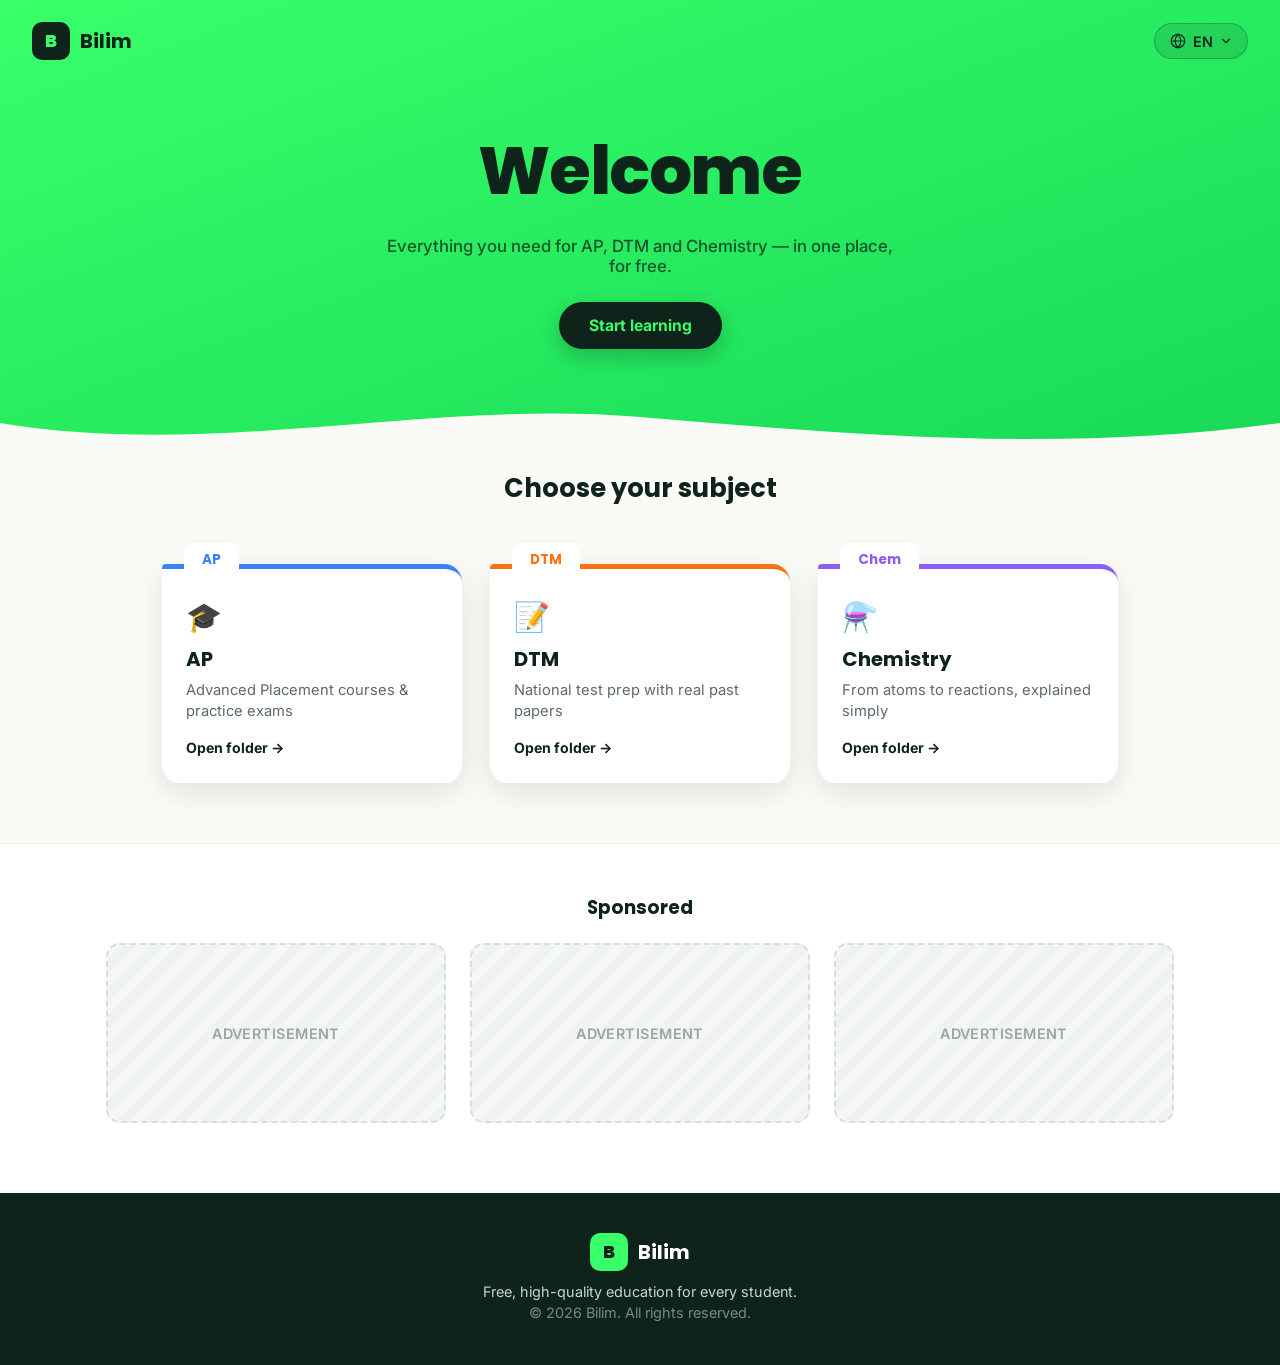
<file: index.html>
<!DOCTYPE html>
<html lang="en">
<head>
<meta charset="UTF-8">
<meta name="viewport" content="width=device-width, initial-scale=1.0">
<title>Bilim — Learn AP, DTM & Chemistry</title>
<link rel="preconnect" href="https://fonts.googleapis.com">
<link href="https://fonts.googleapis.com/css2?family=Poppins:wght@600;700;800&family=Inter:wght@400;500;600;700&display=swap" rel="stylesheet">
<link rel="stylesheet" href="style.css">
</head>
<body>
 
  <!-- ===== HERO / TOP BAND ===== -->
  <header class="hero">
    <div class="hero-topbar">
      <div class="logo">
        <span class="logo-mark">B</span>
        <span class="logo-text">Bilim</span>
      </div>
 
      <div class="lang-switcher" id="langSwitcher">
        <button class="lang-btn" id="langBtn" aria-haspopup="listbox" aria-expanded="false">
          <svg class="globe-icon" viewBox="0 0 24 24" fill="none" xmlns="http://www.w3.org/2000/svg">
            <circle cx="12" cy="12" r="9" stroke="currentColor" stroke-width="1.6"/>
            <path d="M3 12h18M12 3c2.5 2.6 3.8 5.7 3.8 9s-1.3 6.4-3.8 9c-2.5-2.6-3.8-5.7-3.8-9s1.3-6.4 3.8-9z" stroke="currentColor" stroke-width="1.6"/>
          </svg>
          <span id="langCurrent">EN</span>
          <svg class="chev" viewBox="0 0 24 24" fill="none" xmlns="http://www.w3.org/2000/svg">
            <path d="M6 9l6 6 6-6" stroke="currentColor" stroke-width="2" stroke-linecap="round"/>
          </svg>
        </button>
        <ul class="lang-menu" id="langMenu" role="listbox">
          <li role="option" data-lang="en">English</li>
          <li role="option" data-lang="uz">O'zbekcha</li>
        </ul>
      </div>
    </div>
 
    <div class="hero-center">
      <h1 id="welcomeText">Welcome</h1>
      <p id="welcomeSub">Everything you need for AP, DTM and Chemistry — in one place, for free.</p>
      <a href="#subjects" class="hero-cta" id="ctaText">Start learning</a>
    </div>
 
    <svg class="hero-wave" viewBox="0 0 1440 80" preserveAspectRatio="none">
      <path d="M0,32 C240,80 480,0 720,24 C960,48 1200,72 1440,32 L1440,80 L0,80 Z" fill="#FAFAF6"></path>
    </svg>
  </header>
 
  <!-- ===== SUBJECT FOLDERS ===== -->
  <section class="subjects" id="subjects">
    <h2 class="section-title" id="subjectsTitle">Choose your subject</h2>
    <div class="folder-row">
 
      <a href="ap.html" class="folder folder-ap">
        <span class="folder-tab">AP</span>
        <div class="folder-body">
          <div class="folder-icon">🎓</div>
          <h3>AP</h3>
          <p data-i18n="apDesc">Advanced Placement courses & practice exams</p>
          <span class="folder-link" data-i18n="openText">Open folder →</span>
        </div>
      </a>
 
      <a href="dtm.html" class="folder folder-dtm">
        <span class="folder-tab">DTM</span>
        <div class="folder-body">
          <div class="folder-icon">📝</div>
          <h3>DTM</h3>
          <p data-i18n="dtmDesc">National test prep with real past papers</p>
          <span class="folder-link" data-i18n="openText">Open folder →</span>
        </div>
      </a>
 
      <a href="chemistry.html" class="folder folder-chem">
        <span class="folder-tab">Chem</span>
        <div class="folder-body">
          <div class="folder-icon">⚗️</div>
          <h3 data-i18n="chemistryTitle">Chemistry</h3>
          <p data-i18n="chemDesc">From atoms to reactions, explained simply</p>
          <span class="folder-link" data-i18n="openText">Open folder →</span>
        </div>
      </a>
 
    </div>
  </section>
 
  <!-- ===== ADVERTISEMENT / WHITE SECTION ===== -->
  <section class="ads">
    <h2 class="section-title small" id="adsTitle">Sponsored</h2>
    <div class="ad-row">
      <div class="ad-box">
        <span class="ad-label" id="adLabel1">Advertisement</span>
      </div>
      <div class="ad-box">
        <span class="ad-label" id="adLabel2">Advertisement</span>
      </div>
      <div class="ad-box">
        <span class="ad-label" id="adLabel3">Advertisement</span>
      </div>
    </div>
  </section>
 
  <!-- ===== FOOTER ===== -->
  <footer class="site-footer">
    <div class="footer-inner">
      <div class="logo footer-logo">
        <span class="logo-mark">B</span>
        <span class="logo-text">Bilim</span>
      </div>
      <p id="footerText">Free, high-quality education for every student.</p>
      <p class="footer-copy">© 2026 Bilim. All rights reserved.</p>
    </div>
  </footer>
 
<script src="script.js"></script>
</body>
</html>
</file>
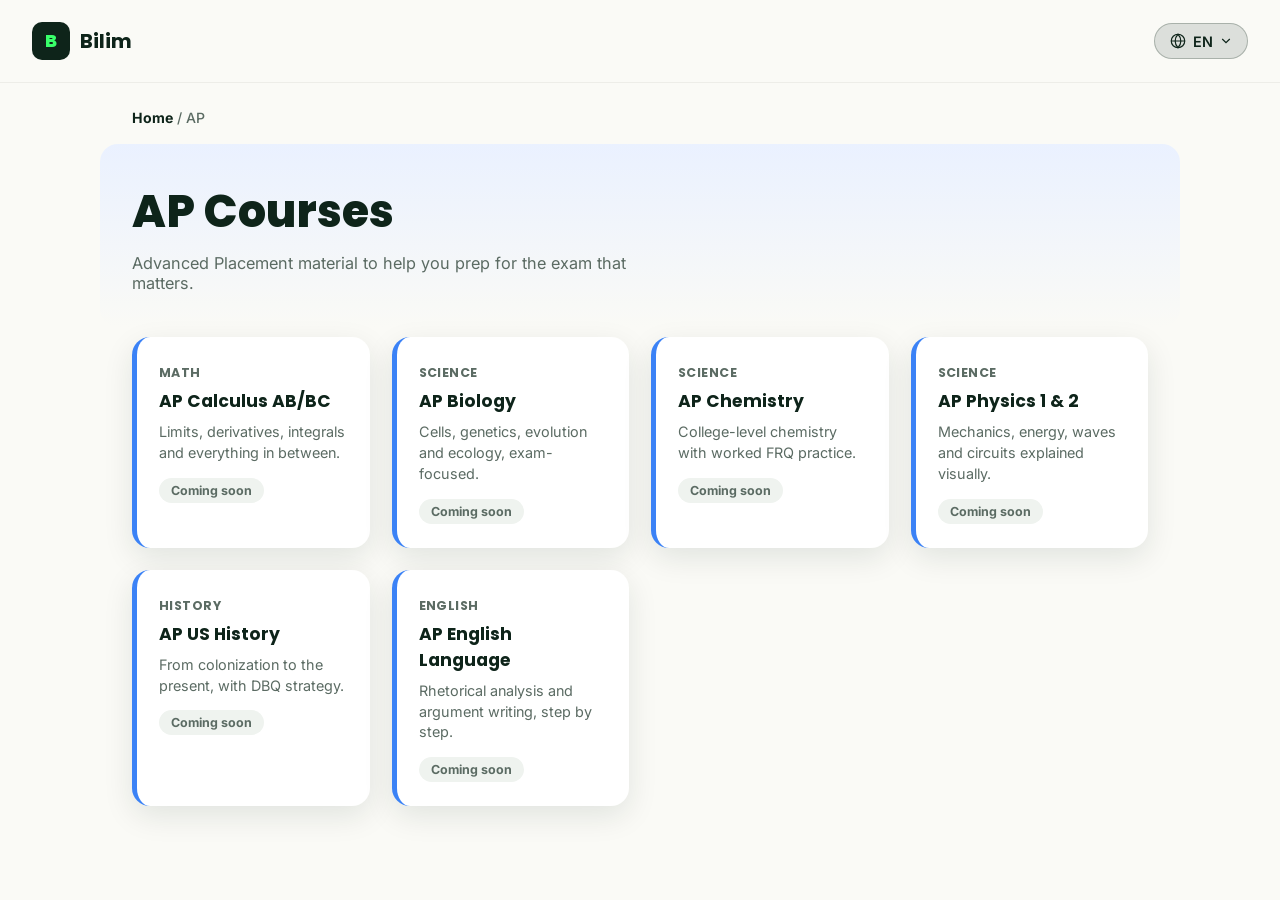
<file: ap.html>
<!DOCTYPE html>
<html lang="en">
<head>
<meta charset="UTF-8">
<meta name="viewport" content="width=device-width, initial-scale=1.0">
<title>AP — Bilim</title>
<link rel="preconnect" href="https://fonts.googleapis.com">
<link href="https://fonts.googleapis.com/css2?family=Poppins:wght@600;700;800&family=Inter:wght@400;500;600;700&display=swap" rel="stylesheet">
<link rel="stylesheet" href="style.css">
</head>
<body class="page-ap">

  <div class="page-topbar">
    <a href="index.html" class="logo">
      <span class="logo-mark">B</span>
      <span class="logo-text">Bilim</span>
    </a>

    <div class="lang-switcher" id="langSwitcher">
      <button class="lang-btn" id="langBtn" aria-haspopup="listbox" aria-expanded="false">
        <svg class="globe-icon" viewBox="0 0 24 24" fill="none" xmlns="http://www.w3.org/2000/svg">
          <circle cx="12" cy="12" r="9" stroke="currentColor" stroke-width="1.6"/>
          <path d="M3 12h18M12 3c2.5 2.6 3.8 5.7 3.8 9s-1.3 6.4-3.8 9c-2.5-2.6-3.8-5.7-3.8-9s1.3-6.4 3.8-9z" stroke="currentColor" stroke-width="1.6"/>
        </svg>
        <span id="langCurrent">EN</span>
        <svg class="chev" viewBox="0 0 24 24" fill="none" xmlns="http://www.w3.org/2000/svg">
          <path d="M6 9l6 6 6-6" stroke="currentColor" stroke-width="2" stroke-linecap="round"/>
        </svg>
      </button>
      <ul class="lang-menu" id="langMenu" role="listbox">
        <li role="option" data-lang="en">English</li>
        <li role="option" data-lang="uz">O'zbekcha</li>
      </ul>
    </div>
  </div>

  <p class="breadcrumb"><a href="index.html" data-i18n="home">Home</a> / AP</p>

  <div class="subject-banner">
    <h1 data-i18n="title">AP Courses</h1>
    <p data-i18n="subtitle">Advanced Placement material to help you prep for the exam that matters.</p>
  </div>

  <div class="lesson-grid">
    <div class="lesson-card">
      <span class="lesson-num">MATH</span>
      <h3>AP Calculus AB/BC</h3>
      <p data-i18n="calcDesc">Limits, derivatives, integrals and everything in between.</p>
      <span class="lesson-status" data-i18n="soon">Coming soon</span>
    </div>
    <div class="lesson-card">
      <span class="lesson-num">SCIENCE</span>
      <h3>AP Biology</h3>
      <p data-i18n="bioDesc">Cells, genetics, evolution and ecology, exam-focused.</p>
      <span class="lesson-status" data-i18n="soon">Coming soon</span>
    </div>
    <div class="lesson-card">
      <span class="lesson-num">SCIENCE</span>
      <h3>AP Chemistry</h3>
      <p data-i18n="chemAPDesc">College-level chemistry with worked FRQ practice.</p>
      <span class="lesson-status" data-i18n="soon">Coming soon</span>
    </div>
    <div class="lesson-card">
      <span class="lesson-num">SCIENCE</span>
      <h3>AP Physics 1 & 2</h3>
      <p data-i18n="physDesc">Mechanics, energy, waves and circuits explained visually.</p>
      <span class="lesson-status" data-i18n="soon">Coming soon</span>
    </div>
    <div class="lesson-card">
      <span class="lesson-num">HISTORY</span>
      <h3>AP US History</h3>
      <p data-i18n="histDesc">From colonization to the present, with DBQ strategy.</p>
      <span class="lesson-status" data-i18n="soon">Coming soon</span>
    </div>
    <div class="lesson-card">
      <span class="lesson-num">ENGLISH</span>
      <h3>AP English Language</h3>
      <p data-i18n="engDesc">Rhetorical analysis and argument writing, step by step.</p>
      <span class="lesson-status" data-i18n="soon">Coming soon</span>
    </div>
  </div>

<script src="common.js"></script>
<script src="ap.js"></script>
</body>
</html>
</file>
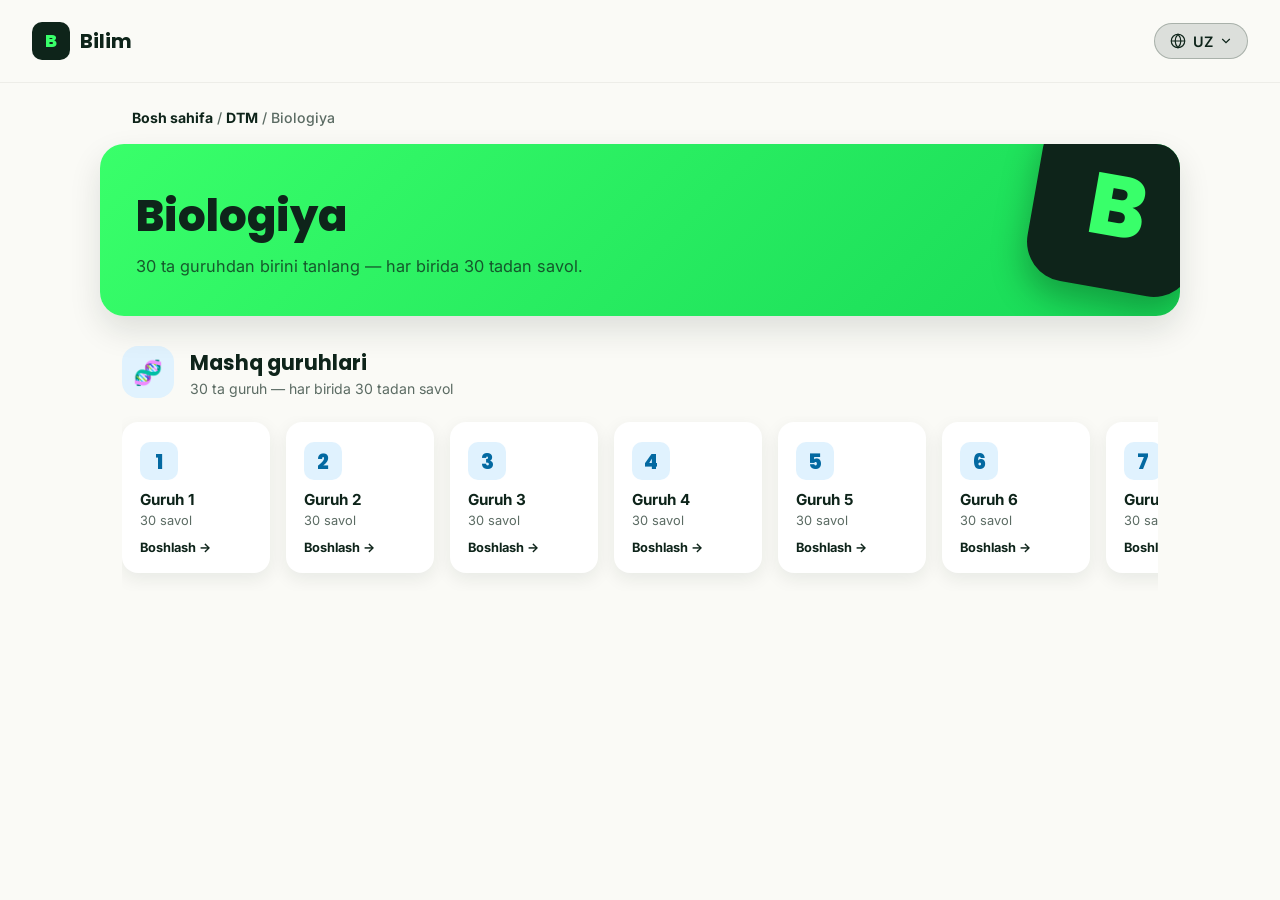
<file: biologiya.html>
<!DOCTYPE html>
<html lang="uz">
<head>
<meta charset="UTF-8">
<meta name="viewport" content="width=device-width, initial-scale=1.0">
<title>Biologiya — Bilim</title>
<link rel="preconnect" href="https://fonts.googleapis.com">
<link href="https://fonts.googleapis.com/css2?family=Poppins:wght@600;700;800&family=Inter:wght@400;500;600;700&display=swap" rel="stylesheet">
<link rel="stylesheet" href="style.css">
</head>
<body class="page-dtm subject-biologiya">

  <div class="page-topbar">
    <a href="index.html" class="logo">
      <span class="logo-mark">B</span>
      <span class="logo-text">Bilim</span>
    </a>
    <div class="lang-switcher" id="langSwitcher">
      <button class="lang-btn" id="langBtn" aria-haspopup="listbox" aria-expanded="false">
        <svg class="globe-icon" viewBox="0 0 24 24" fill="none" xmlns="http://www.w3.org/2000/svg"><circle cx="12" cy="12" r="9" stroke="currentColor" stroke-width="1.6"/><path d="M3 12h18M12 3c2.5 2.6 3.8 5.7 3.8 9s-1.3 6.4-3.8 9c-2.5-2.6-3.8-5.7-3.8-9s1.3-6.4 3.8-9z" stroke="currentColor" stroke-width="1.6"/></svg>
        <span id="langCurrent">UZ</span>
        <svg class="chev" viewBox="0 0 24 24" fill="none" xmlns="http://www.w3.org/2000/svg"><path d="M6 9l6 6 6-6" stroke="currentColor" stroke-width="2" stroke-linecap="round"/></svg>
      </button>
      <ul class="lang-menu" id="langMenu" role="listbox">
        <li role="option" data-lang="uz">O'zbekcha</li>
        <li role="option" data-lang="ru">Русский</li>
      </ul>
    </div>
  </div>

  <p class="breadcrumb">
    <a href="index.html" id="crumbHome">Bosh sahifa</a> /
    <a href="dtm.html" id="crumbDtm">DTM</a> /
    <span id="crumbSubject">Biologiya</span>
  </p>

  <div class="subject-hero">
    <span class="subject-emblem">B</span>
    <h1 id="pageTitle">Biologiya</h1>
    <p id="pageSubtitle">30 ta guruhdan birini tanlang — har birida 30 tadan savol.</p>
  </div>

  <section class="group-section">
    <div class="group-heading">
      <div class="group-heading-icon group-icon-single" id="singleIcon">🧬</div>
      <div><h2 id="singleHeading">Mashq guruhlari</h2><p id="singleSub">30 ta guruh — har birida 30 tadan savol</p></div>
    </div>
    <div class="group-row" id="singleRow"></div>
  </section>

<script src="subject-hub-single.js" data-subject="biologiya" data-title-uz="Biologiya" data-title-ru="Биология" data-icon="🧬"></script>
</body>
</html>
</file>
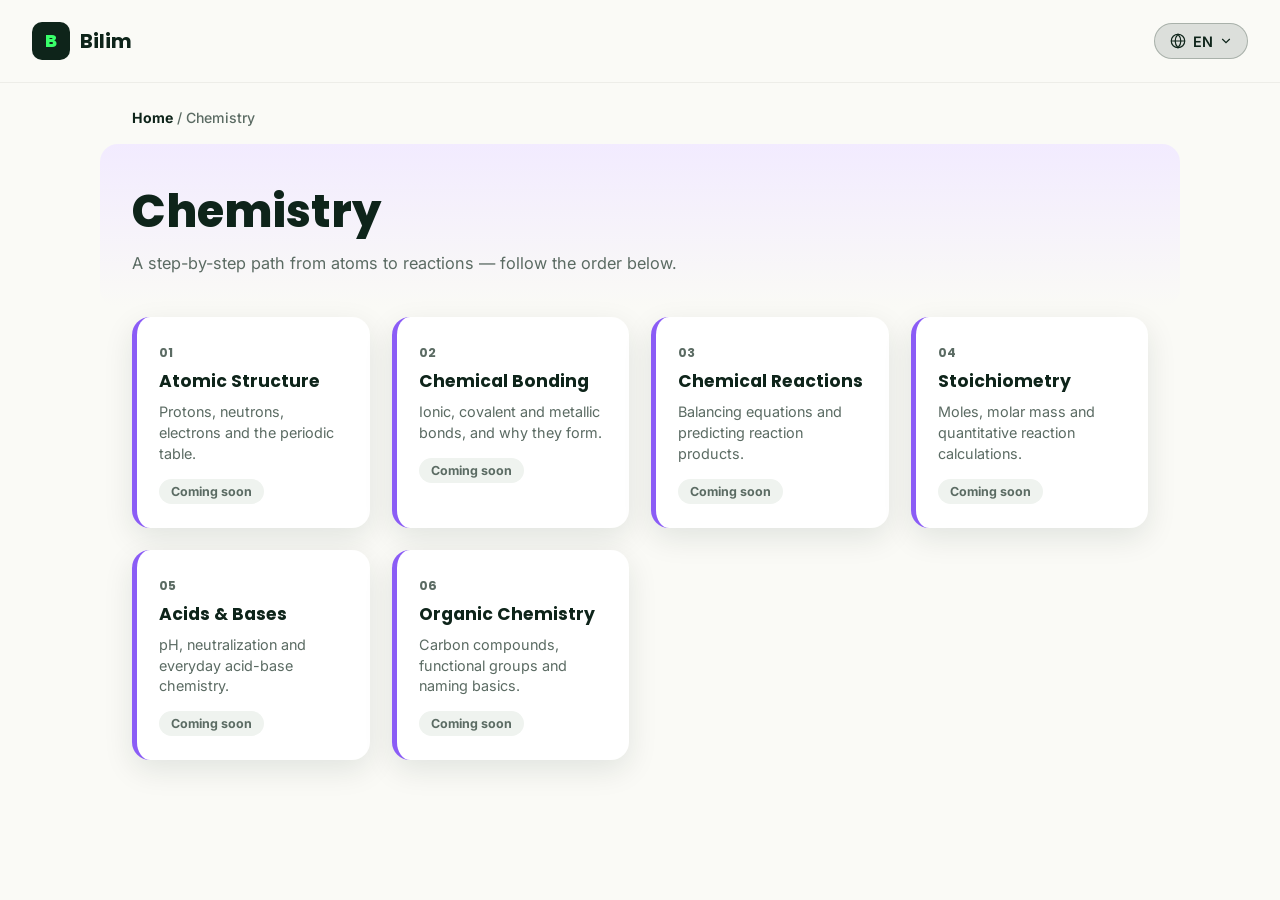
<file: chemistry.html>
<!DOCTYPE html>
<html lang="en">
<head>
<meta charset="UTF-8">
<meta name="viewport" content="width=device-width, initial-scale=1.0">
<title>Chemistry — Bilim</title>
<link rel="preconnect" href="https://fonts.googleapis.com">
<link href="https://fonts.googleapis.com/css2?family=Poppins:wght@600;700;800&family=Inter:wght@400;500;600;700&display=swap" rel="stylesheet">
<link rel="stylesheet" href="style.css">
</head>
<body class="page-chem">

  <div class="page-topbar">
    <a href="index.html" class="logo">
      <span class="logo-mark">B</span>
      <span class="logo-text">Bilim</span>
    </a>

    <div class="lang-switcher" id="langSwitcher">
      <button class="lang-btn" id="langBtn" aria-haspopup="listbox" aria-expanded="false">
        <svg class="globe-icon" viewBox="0 0 24 24" fill="none" xmlns="http://www.w3.org/2000/svg">
          <circle cx="12" cy="12" r="9" stroke="currentColor" stroke-width="1.6"/>
          <path d="M3 12h18M12 3c2.5 2.6 3.8 5.7 3.8 9s-1.3 6.4-3.8 9c-2.5-2.6-3.8-5.7-3.8-9s1.3-6.4 3.8-9z" stroke="currentColor" stroke-width="1.6"/>
        </svg>
        <span id="langCurrent">EN</span>
        <svg class="chev" viewBox="0 0 24 24" fill="none" xmlns="http://www.w3.org/2000/svg">
          <path d="M6 9l6 6 6-6" stroke="currentColor" stroke-width="2" stroke-linecap="round"/>
        </svg>
      </button>
      <ul class="lang-menu" id="langMenu" role="listbox">
        <li role="option" data-lang="en">English</li>
        <li role="option" data-lang="uz">O'zbekcha</li>
      </ul>
    </div>
  </div>

  <p class="breadcrumb"><a href="index.html" data-i18n="home">Home</a> / Chemistry</p>

  <div class="subject-banner">
    <h1 data-i18n="title">Chemistry</h1>
    <p data-i18n="subtitle">A step-by-step path from atoms to reactions — follow the order below.</p>
  </div>

  <div class="lesson-grid">
    <div class="lesson-card">
      <span class="lesson-num">01</span>
      <h3 data-i18n="t1">Atomic Structure</h3>
      <p data-i18n="d1">Protons, neutrons, electrons and the periodic table.</p>
      <span class="lesson-status" data-i18n="soon">Coming soon</span>
    </div>
    <div class="lesson-card">
      <span class="lesson-num">02</span>
      <h3 data-i18n="t2">Chemical Bonding</h3>
      <p data-i18n="d2">Ionic, covalent and metallic bonds, and why they form.</p>
      <span class="lesson-status" data-i18n="soon">Coming soon</span>
    </div>
    <div class="lesson-card">
      <span class="lesson-num">03</span>
      <h3 data-i18n="t3">Chemical Reactions</h3>
      <p data-i18n="d3">Balancing equations and predicting reaction products.</p>
      <span class="lesson-status" data-i18n="soon">Coming soon</span>
    </div>
    <div class="lesson-card">
      <span class="lesson-num">04</span>
      <h3 data-i18n="t4">Stoichiometry</h3>
      <p data-i18n="d4">Moles, molar mass and quantitative reaction calculations.</p>
      <span class="lesson-status" data-i18n="soon">Coming soon</span>
    </div>
    <div class="lesson-card">
      <span class="lesson-num">05</span>
      <h3 data-i18n="t5">Acids & Bases</h3>
      <p data-i18n="d5">pH, neutralization and everyday acid-base chemistry.</p>
      <span class="lesson-status" data-i18n="soon">Coming soon</span>
    </div>
    <div class="lesson-card">
      <span class="lesson-num">06</span>
      <h3 data-i18n="t6">Organic Chemistry</h3>
      <p data-i18n="d6">Carbon compounds, functional groups and naming basics.</p>
      <span class="lesson-status" data-i18n="soon">Coming soon</span>
    </div>
  </div>

<script src="common.js"></script>
<script src="chemistry.js"></script>
</body>
</html>
</file>
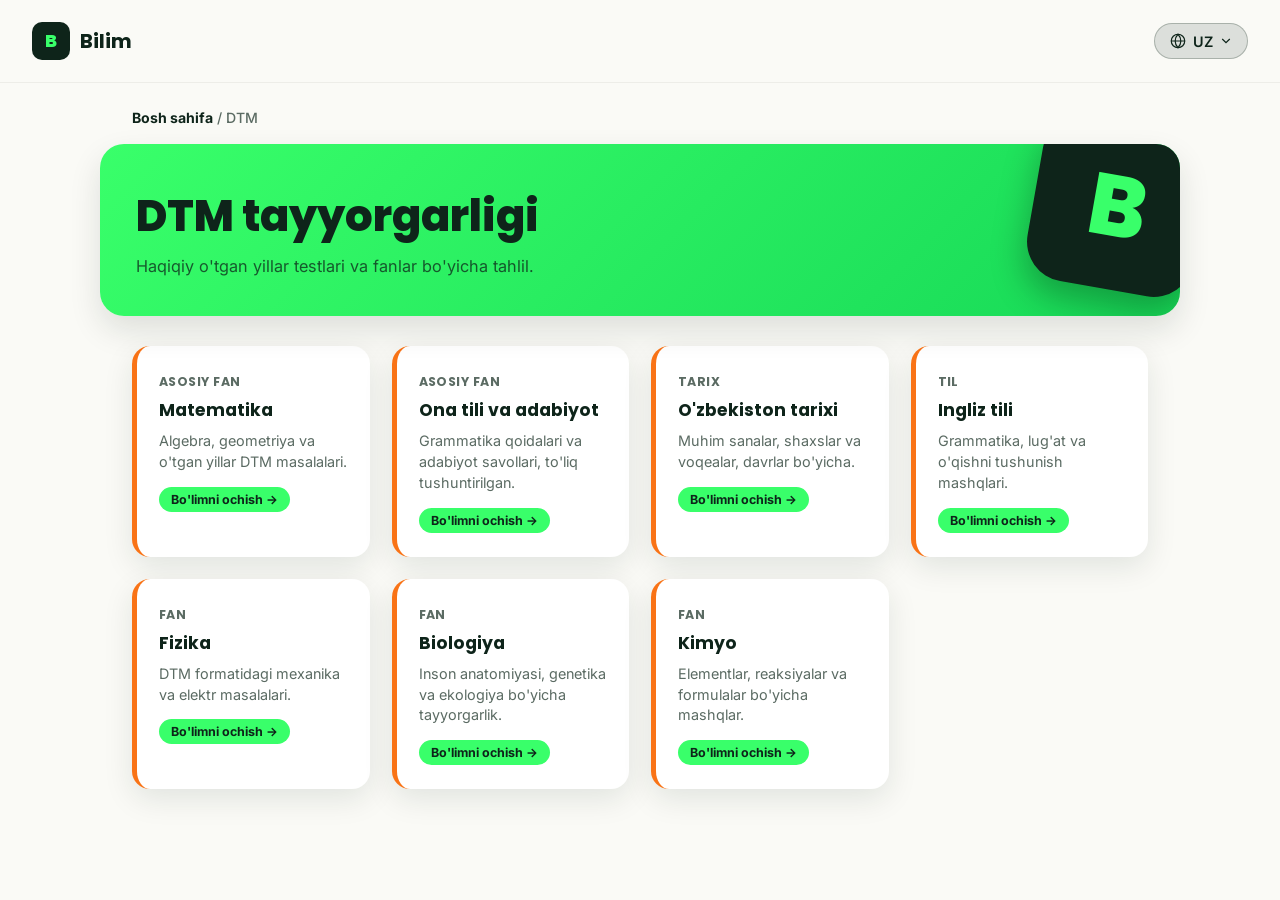
<file: dtm.html>
<!DOCTYPE html>
<html lang="uz">
<head>
<meta charset="UTF-8">
<meta name="viewport" content="width=device-width, initial-scale=1.0">
<title>DTM — Bilim</title>
<link rel="preconnect" href="https://fonts.googleapis.com">
<link href="https://fonts.googleapis.com/css2?family=Poppins:wght@600;700;800&family=Inter:wght@400;500;600;700&display=swap" rel="stylesheet">
<link rel="stylesheet" href="style.css">
</head>
<body class="page-dtm subject-dtm-home">

  <div class="page-topbar">
    <a href="index.html" class="logo">
      <span class="logo-mark">B</span>
      <span class="logo-text">Bilim</span>
    </a>

    <div class="lang-switcher" id="langSwitcher">
      <button class="lang-btn" id="langBtn" aria-haspopup="listbox" aria-expanded="false">
        <svg class="globe-icon" viewBox="0 0 24 24" fill="none" xmlns="http://www.w3.org/2000/svg">
          <circle cx="12" cy="12" r="9" stroke="currentColor" stroke-width="1.6"/>
          <path d="M3 12h18M12 3c2.5 2.6 3.8 5.7 3.8 9s-1.3 6.4-3.8 9c-2.5-2.6-3.8-5.7-3.8-9s1.3-6.4 3.8-9z" stroke="currentColor" stroke-width="1.6"/>
        </svg>
        <span id="langCurrent">UZ</span>
        <svg class="chev" viewBox="0 0 24 24" fill="none" xmlns="http://www.w3.org/2000/svg">
          <path d="M6 9l6 6 6-6" stroke="currentColor" stroke-width="2" stroke-linecap="round"/>
        </svg>
      </button>
      <ul class="lang-menu" id="langMenu" role="listbox">
        <li role="option" data-lang="uz">O'zbekcha</li>
        <li role="option" data-lang="ru">Русский</li>
      </ul>
    </div>
  </div>

  <p class="breadcrumb"><a href="index.html" data-i18n="home">Bosh sahifa</a> / DTM</p>

  <div class="subject-hero">
    <span class="subject-emblem">B</span>
    <h1 data-i18n="title">DTM tayyorgarligi</h1>
    <p data-i18n="subtitle">Haqiqiy o'tgan yillar testlari va fanlar bo'yicha tahlil.</p>
  </div>

  <div class="lesson-grid">
    <a href="math.html" class="lesson-card">
      <span class="lesson-num" data-i18n="labelMain">ASOSIY FAN</span>
      <h3 data-i18n="mathTitle">Matematika</h3>
      <p data-i18n="mathDesc">Algebra, geometriya va o'tgan yillar DTM masalalari.</p>
      <span class="lesson-status lesson-status-ready" data-i18n="openBtn">Bo'limni ochish →</span>
    </a>
    <a href="onatili.html" class="lesson-card">
      <span class="lesson-num" data-i18n="labelMain">ASOSIY FAN</span>
      <h3 data-i18n="nativeTitle">Ona tili va adabiyot</h3>
      <p data-i18n="nativeDesc">Grammatika qoidalari va adabiyot savollari, to'liq tushuntirilgan.</p>
      <span class="lesson-status lesson-status-ready" data-i18n="openBtn">Bo'limni ochish →</span>
    </a>
    <a href="tarix.html" class="lesson-card">
      <span class="lesson-num" data-i18n="labelHistory">TARIX</span>
      <h3 data-i18n="historyTitle">O'zbekiston tarixi</h3>
      <p data-i18n="historyDesc">Muhim sanalar, shaxslar va voqealar, davrlar bo'yicha.</p>
      <span class="lesson-status lesson-status-ready" data-i18n="openBtn">Bo'limni ochish →</span>
    </a>
    <a href="ingliztili.html" class="lesson-card">
      <span class="lesson-num" data-i18n="labelLang">TIL</span>
      <h3 data-i18n="englishTitle">Ingliz tili</h3>
      <p data-i18n="englishDesc">Grammatika, lug'at va o'qishni tushunish mashqlari.</p>
      <span class="lesson-status lesson-status-ready" data-i18n="openBtn">Bo'limni ochish →</span>
    </a>
    <a href="fizika.html" class="lesson-card">
      <span class="lesson-num" data-i18n="labelScience">FAN</span>
      <h3 data-i18n="physicsTitle">Fizika</h3>
      <p data-i18n="physicsDesc">DTM formatidagi mexanika va elektr masalalari.</p>
      <span class="lesson-status lesson-status-ready" data-i18n="openBtn">Bo'limni ochish →</span>
    </a>
    <a href="biologiya.html" class="lesson-card">
      <span class="lesson-num" data-i18n="labelScience">FAN</span>
      <h3 data-i18n="bioTitle">Biologiya</h3>
      <p data-i18n="bioDesc">Inson anatomiyasi, genetika va ekologiya bo'yicha tayyorgarlik.</p>
      <span class="lesson-status lesson-status-ready" data-i18n="openBtn">Bo'limni ochish →</span>
    </a>
    <a href="kimyo.html" class="lesson-card">
      <span class="lesson-num" data-i18n="labelScience">FAN</span>
      <h3 data-i18n="chemTitle">Kimyo</h3>
      <p data-i18n="chemDesc">Elementlar, reaksiyalar va formulalar bo'yicha mashqlar.</p>
      <span class="lesson-status lesson-status-ready" data-i18n="openBtn">Bo'limni ochish →</span>
    </a>
  </div>

<script src="common.js"></script>
<script src="dtm.js"></script>
</body>
</html>
</file>
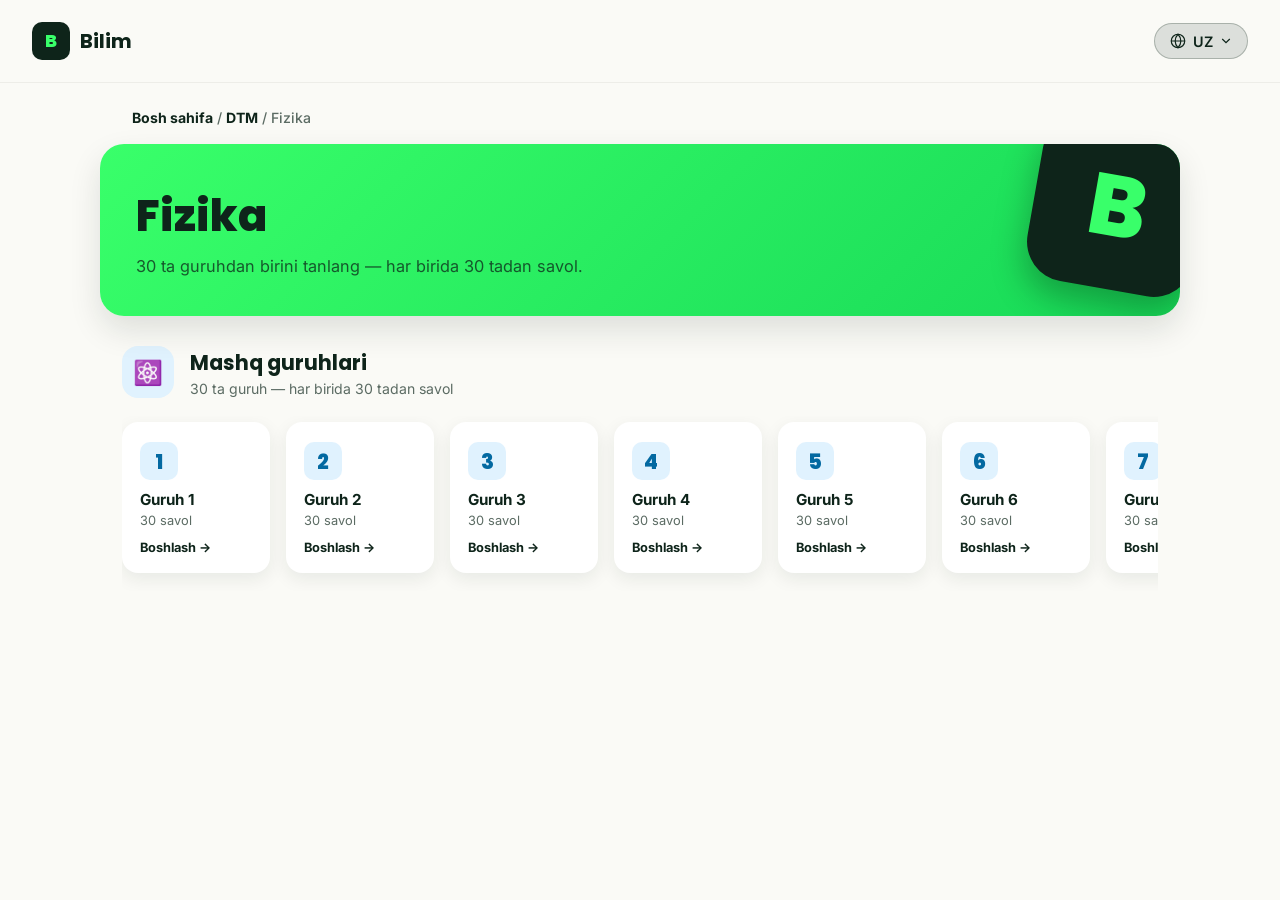
<file: fizika.html>
<!DOCTYPE html>
<html lang="uz">
<head>
<meta charset="UTF-8">
<meta name="viewport" content="width=device-width, initial-scale=1.0">
<title>Fizika — Bilim</title>
<link rel="preconnect" href="https://fonts.googleapis.com">
<link href="https://fonts.googleapis.com/css2?family=Poppins:wght@600;700;800&family=Inter:wght@400;500;600;700&display=swap" rel="stylesheet">
<link rel="stylesheet" href="style.css">
</head>
<body class="page-dtm subject-fizika">

  <div class="page-topbar">
    <a href="index.html" class="logo">
      <span class="logo-mark">B</span>
      <span class="logo-text">Bilim</span>
    </a>
    <div class="lang-switcher" id="langSwitcher">
      <button class="lang-btn" id="langBtn" aria-haspopup="listbox" aria-expanded="false">
        <svg class="globe-icon" viewBox="0 0 24 24" fill="none" xmlns="http://www.w3.org/2000/svg"><circle cx="12" cy="12" r="9" stroke="currentColor" stroke-width="1.6"/><path d="M3 12h18M12 3c2.5 2.6 3.8 5.7 3.8 9s-1.3 6.4-3.8 9c-2.5-2.6-3.8-5.7-3.8-9s1.3-6.4 3.8-9z" stroke="currentColor" stroke-width="1.6"/></svg>
        <span id="langCurrent">UZ</span>
        <svg class="chev" viewBox="0 0 24 24" fill="none" xmlns="http://www.w3.org/2000/svg"><path d="M6 9l6 6 6-6" stroke="currentColor" stroke-width="2" stroke-linecap="round"/></svg>
      </button>
      <ul class="lang-menu" id="langMenu" role="listbox">
        <li role="option" data-lang="uz">O'zbekcha</li>
        <li role="option" data-lang="ru">Русский</li>
      </ul>
    </div>
  </div>

  <p class="breadcrumb">
    <a href="index.html" id="crumbHome">Bosh sahifa</a> /
    <a href="dtm.html" id="crumbDtm">DTM</a> /
    <span id="crumbSubject">Fizika</span>
  </p>

  <div class="subject-hero">
    <span class="subject-emblem">B</span>
    <h1 id="pageTitle">Fizika</h1>
    <p id="pageSubtitle">30 ta guruhdan birini tanlang — har birida 30 tadan savol.</p>
  </div>

  <section class="group-section">
    <div class="group-heading">
      <div class="group-heading-icon group-icon-single" id="singleIcon">⚛️</div>
      <div><h2 id="singleHeading">Mashq guruhlari</h2><p id="singleSub">30 ta guruh — har birida 30 tadan savol</p></div>
    </div>
    <div class="group-row" id="singleRow"></div>
  </section>

<script src="subject-hub-single.js" data-subject="fizika" data-title-uz="Fizika" data-title-ru="Физика" data-icon="⚛️"></script>
</body>
</html>
</file>
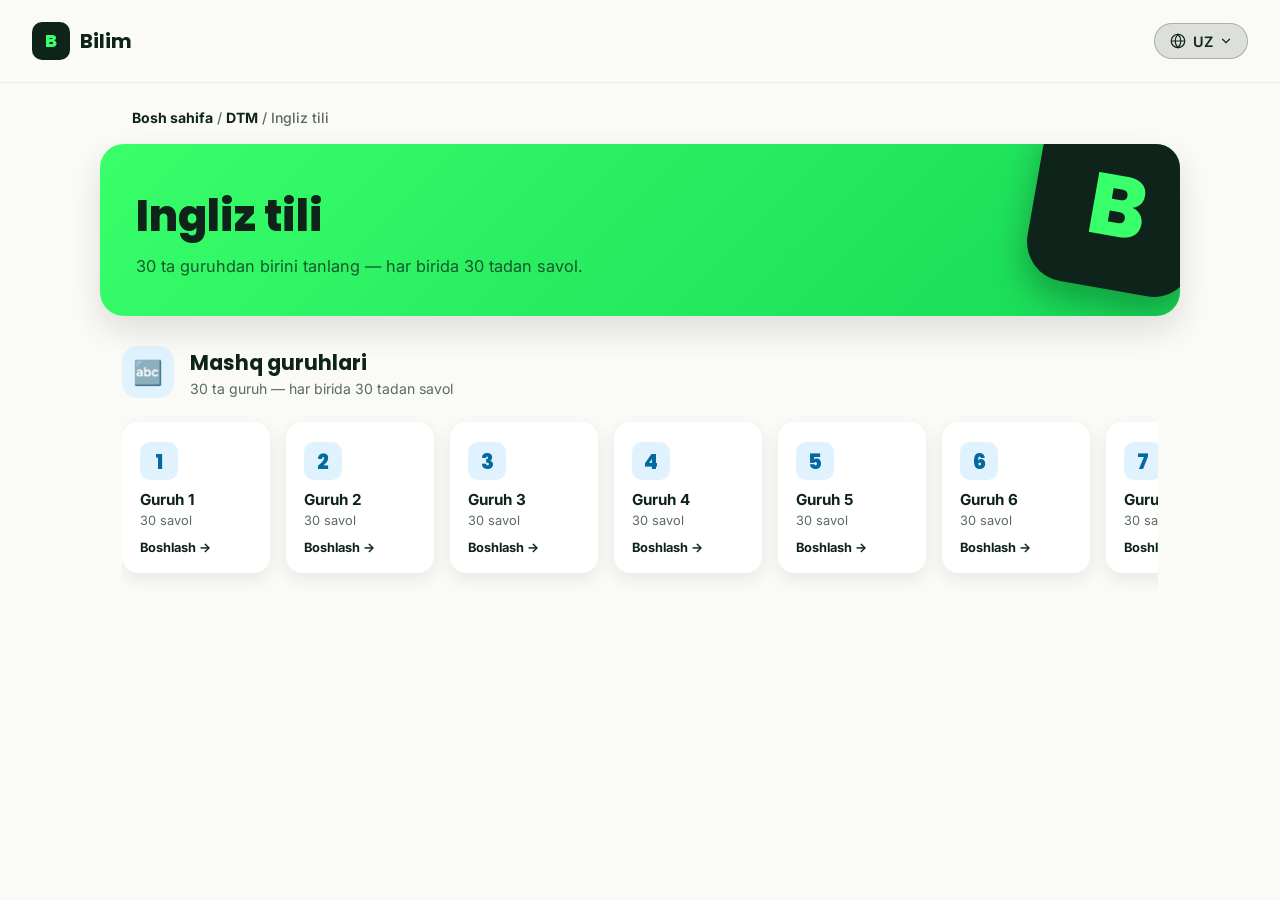
<file: ingliztili.html>
<!DOCTYPE html>
<html lang="uz">
<head>
<meta charset="UTF-8">
<meta name="viewport" content="width=device-width, initial-scale=1.0">
<title>Ingliz tili — Bilim</title>
<link rel="preconnect" href="https://fonts.googleapis.com">
<link href="https://fonts.googleapis.com/css2?family=Poppins:wght@600;700;800&family=Inter:wght@400;500;600;700&display=swap" rel="stylesheet">
<link rel="stylesheet" href="style.css">
</head>
<body class="page-dtm subject-ingliztili">

  <div class="page-topbar">
    <a href="index.html" class="logo">
      <span class="logo-mark">B</span>
      <span class="logo-text">Bilim</span>
    </a>
    <div class="lang-switcher" id="langSwitcher">
      <button class="lang-btn" id="langBtn" aria-haspopup="listbox" aria-expanded="false">
        <svg class="globe-icon" viewBox="0 0 24 24" fill="none" xmlns="http://www.w3.org/2000/svg"><circle cx="12" cy="12" r="9" stroke="currentColor" stroke-width="1.6"/><path d="M3 12h18M12 3c2.5 2.6 3.8 5.7 3.8 9s-1.3 6.4-3.8 9c-2.5-2.6-3.8-5.7-3.8-9s1.3-6.4 3.8-9z" stroke="currentColor" stroke-width="1.6"/></svg>
        <span id="langCurrent">UZ</span>
        <svg class="chev" viewBox="0 0 24 24" fill="none" xmlns="http://www.w3.org/2000/svg"><path d="M6 9l6 6 6-6" stroke="currentColor" stroke-width="2" stroke-linecap="round"/></svg>
      </button>
      <ul class="lang-menu" id="langMenu" role="listbox">
        <li role="option" data-lang="uz">O'zbekcha</li>
        <li role="option" data-lang="ru">Русский</li>
      </ul>
    </div>
  </div>

  <p class="breadcrumb">
    <a href="index.html" id="crumbHome">Bosh sahifa</a> /
    <a href="dtm.html" id="crumbDtm">DTM</a> /
    <span id="crumbSubject">Ingliz tili</span>
  </p>

  <div class="subject-hero">
    <span class="subject-emblem">B</span>
    <h1 id="pageTitle">Ingliz tili</h1>
    <p id="pageSubtitle">30 ta guruhdan birini tanlang — har birida 30 tadan savol.</p>
  </div>

  <section class="group-section">
    <div class="group-heading">
      <div class="group-heading-icon group-icon-single" id="singleIcon">🔤</div>
      <div><h2 id="singleHeading">Mashq guruhlari</h2><p id="singleSub">30 ta guruh — har birida 30 tadan savol</p></div>
    </div>
    <div class="group-row" id="singleRow"></div>
  </section>

<script src="subject-hub-single.js" data-subject="ingliztili" data-title-uz="Ingliz tili" data-title-ru="Английский язык" data-icon="🔤"></script>
</body>
</html>
</file>
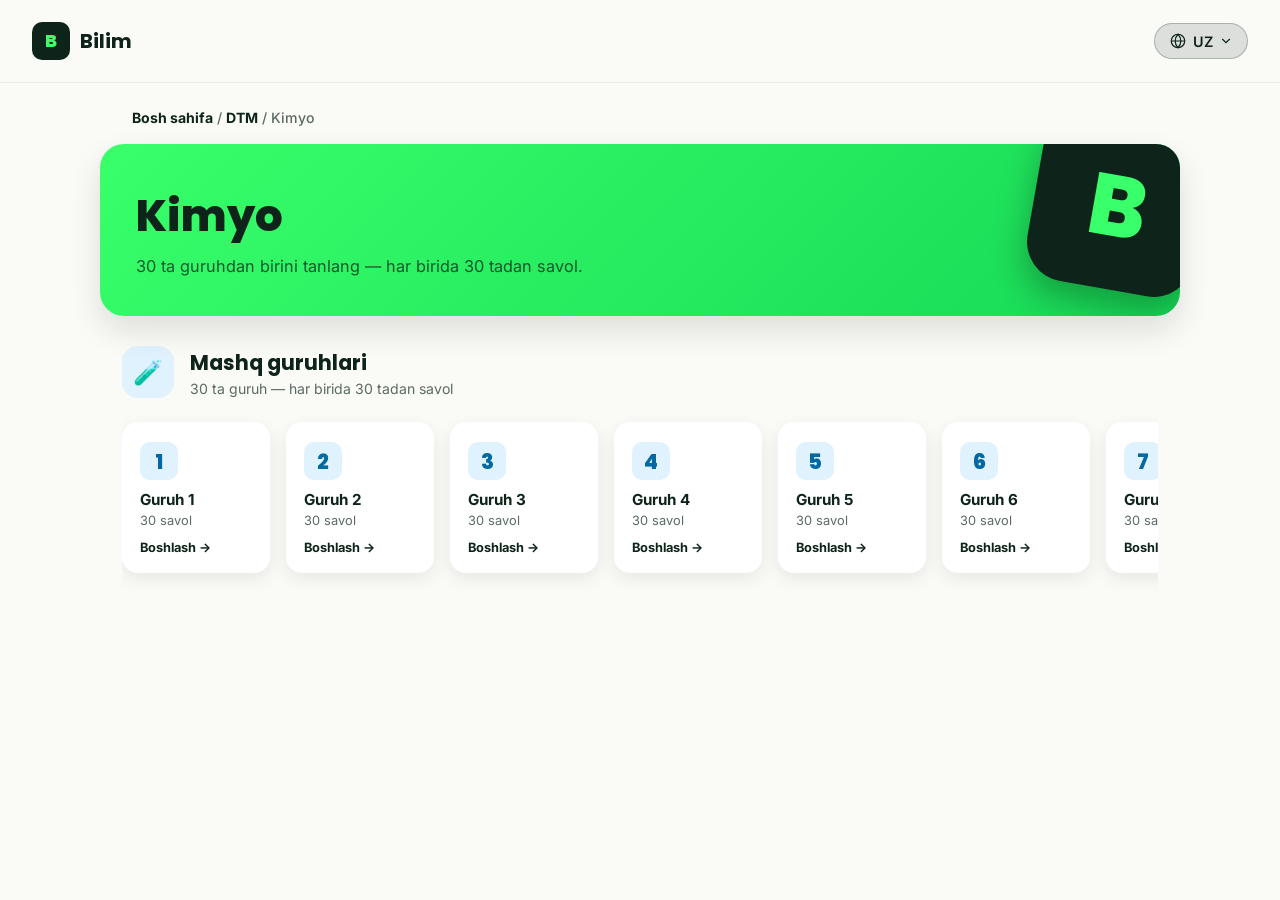
<file: kimyo.html>
<!DOCTYPE html>
<html lang="uz">
<head>
<meta charset="UTF-8">
<meta name="viewport" content="width=device-width, initial-scale=1.0">
<title>Kimyo — Bilim</title>
<link rel="preconnect" href="https://fonts.googleapis.com">
<link href="https://fonts.googleapis.com/css2?family=Poppins:wght@600;700;800&family=Inter:wght@400;500;600;700&display=swap" rel="stylesheet">
<link rel="stylesheet" href="style.css">
</head>
<body class="page-dtm subject-kimyo">

  <div class="page-topbar">
    <a href="index.html" class="logo">
      <span class="logo-mark">B</span>
      <span class="logo-text">Bilim</span>
    </a>
    <div class="lang-switcher" id="langSwitcher">
      <button class="lang-btn" id="langBtn" aria-haspopup="listbox" aria-expanded="false">
        <svg class="globe-icon" viewBox="0 0 24 24" fill="none" xmlns="http://www.w3.org/2000/svg"><circle cx="12" cy="12" r="9" stroke="currentColor" stroke-width="1.6"/><path d="M3 12h18M12 3c2.5 2.6 3.8 5.7 3.8 9s-1.3 6.4-3.8 9c-2.5-2.6-3.8-5.7-3.8-9s1.3-6.4 3.8-9z" stroke="currentColor" stroke-width="1.6"/></svg>
        <span id="langCurrent">UZ</span>
        <svg class="chev" viewBox="0 0 24 24" fill="none" xmlns="http://www.w3.org/2000/svg"><path d="M6 9l6 6 6-6" stroke="currentColor" stroke-width="2" stroke-linecap="round"/></svg>
      </button>
      <ul class="lang-menu" id="langMenu" role="listbox">
        <li role="option" data-lang="uz">O'zbekcha</li>
        <li role="option" data-lang="ru">Русский</li>
      </ul>
    </div>
  </div>

  <p class="breadcrumb">
    <a href="index.html" id="crumbHome">Bosh sahifa</a> /
    <a href="dtm.html" id="crumbDtm">DTM</a> /
    <span id="crumbSubject">Kimyo</span>
  </p>

  <div class="subject-hero">
    <span class="subject-emblem">B</span>
    <h1 id="pageTitle">Kimyo</h1>
    <p id="pageSubtitle">30 ta guruhdan birini tanlang — har birida 30 tadan savol.</p>
  </div>

  <section class="group-section">
    <div class="group-heading">
      <div class="group-heading-icon group-icon-single" id="singleIcon">🧪</div>
      <div><h2 id="singleHeading">Mashq guruhlari</h2><p id="singleSub">30 ta guruh — har birida 30 tadan savol</p></div>
    </div>
    <div class="group-row" id="singleRow"></div>
  </section>

<script src="subject-hub-single.js" data-subject="kimyo" data-title-uz="Kimyo" data-title-ru="Химия" data-icon="🧪"></script>
</body>
</html>
</file>
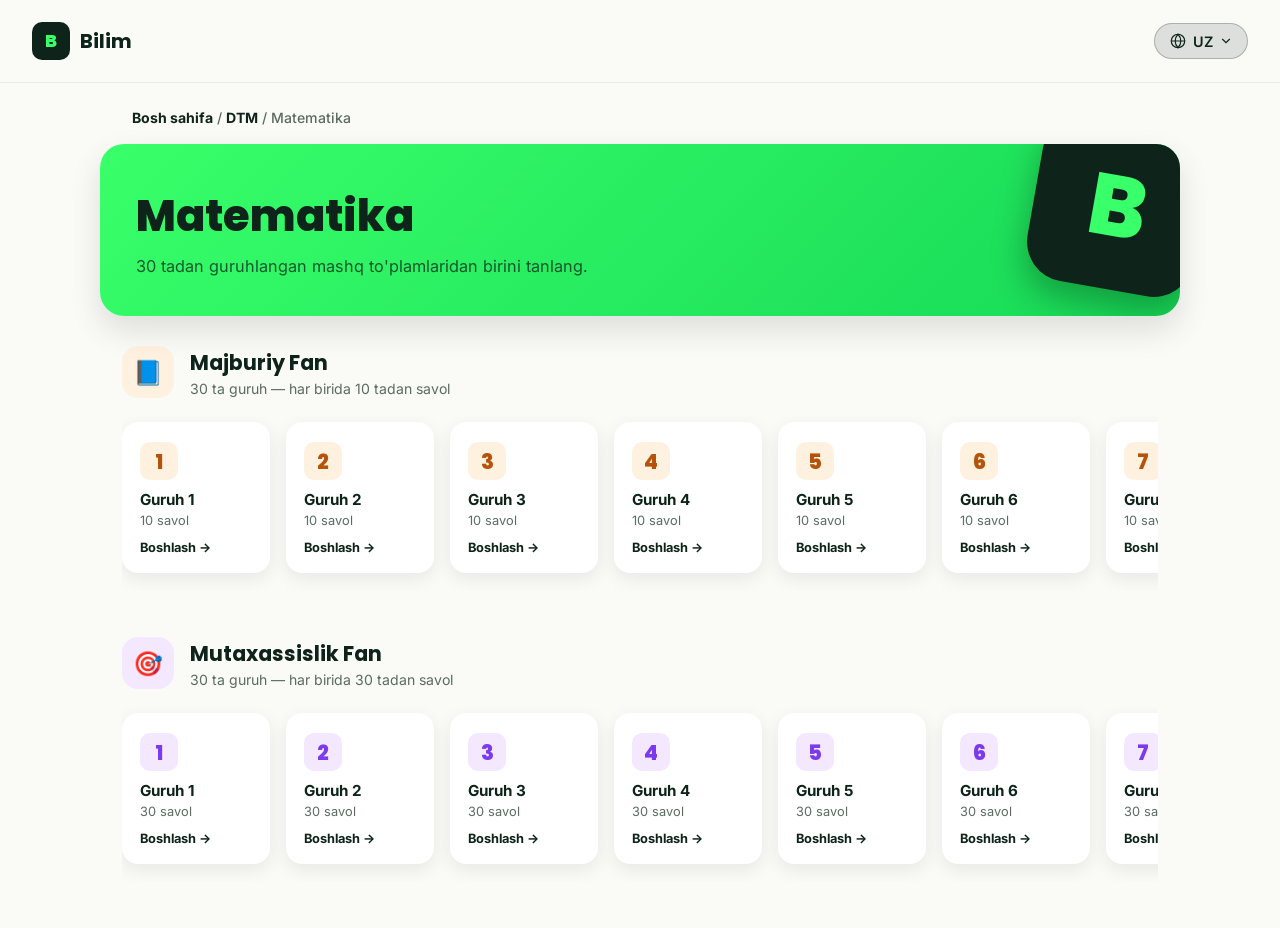
<file: math.html>
<!DOCTYPE html>
<html lang="uz">
<head>
<meta charset="UTF-8">
<meta name="viewport" content="width=device-width, initial-scale=1.0">
<title>Matematika — Bilim</title>
<link rel="preconnect" href="https://fonts.googleapis.com">
<link href="https://fonts.googleapis.com/css2?family=Poppins:wght@600;700;800&family=Inter:wght@400;500;600;700&display=swap" rel="stylesheet">
<link rel="stylesheet" href="style.css">
</head>
<body class="page-dtm subject-math">

  <div class="page-topbar">
    <a href="index.html" class="logo">
      <span class="logo-mark">B</span>
      <span class="logo-text">Bilim</span>
    </a>

    <div class="lang-switcher" id="langSwitcher">
      <button class="lang-btn" id="langBtn" aria-haspopup="listbox" aria-expanded="false">
        <svg class="globe-icon" viewBox="0 0 24 24" fill="none" xmlns="http://www.w3.org/2000/svg">
          <circle cx="12" cy="12" r="9" stroke="currentColor" stroke-width="1.6"/>
          <path d="M3 12h18M12 3c2.5 2.6 3.8 5.7 3.8 9s-1.3 6.4-3.8 9c-2.5-2.6-3.8-5.7-3.8-9s1.3-6.4 3.8-9z" stroke="currentColor" stroke-width="1.6"/>
        </svg>
        <span id="langCurrent">UZ</span>
        <svg class="chev" viewBox="0 0 24 24" fill="none" xmlns="http://www.w3.org/2000/svg">
          <path d="M6 9l6 6 6-6" stroke="currentColor" stroke-width="2" stroke-linecap="round"/>
        </svg>
      </button>
      <ul class="lang-menu" id="langMenu" role="listbox">
        <li role="option" data-lang="uz">O'zbekcha</li>
        <li role="option" data-lang="ru">Русский</li>
      </ul>
    </div>
  </div>

  <p class="breadcrumb">
    <a href="index.html" id="crumbHome">Bosh sahifa</a> /
    <a href="dtm.html" id="crumbDtm">DTM</a> /
    <span id="crumbMath">Matematika</span>
  </p>

  <div class="subject-hero">
    <span class="subject-emblem">B</span>
    <h1 id="mathTitle">Matematika</h1>
    <p id="mathSubtitle">30 tadan guruhlangan mashq to'plamlaridan birini tanlang.</p>
  </div>

  <section class="group-section">
    <div class="group-heading">
      <div class="group-heading-icon group-icon-mandatory">📘</div>
      <div>
        <h2 id="mandatoryHeading">Majburiy Fan</h2>
        <p id="mandatorySub">30 ta guruh — har birida 10 tadan savol</p>
      </div>
    </div>
    <div class="group-row" id="mandatoryRow"></div>
  </section>

  <section class="group-section">
    <div class="group-heading">
      <div class="group-heading-icon group-icon-specialist">🎯</div>
      <div>
        <h2 id="specialistHeading">Mutaxassislik Fan</h2>
        <p id="specialistSub">30 ta guruh — har birida 30 tadan savol</p>
      </div>
    </div>
    <div class="group-row" id="specialistRow"></div>
  </section>

<script src="math.js"></script>
</body>
</html>
</file>
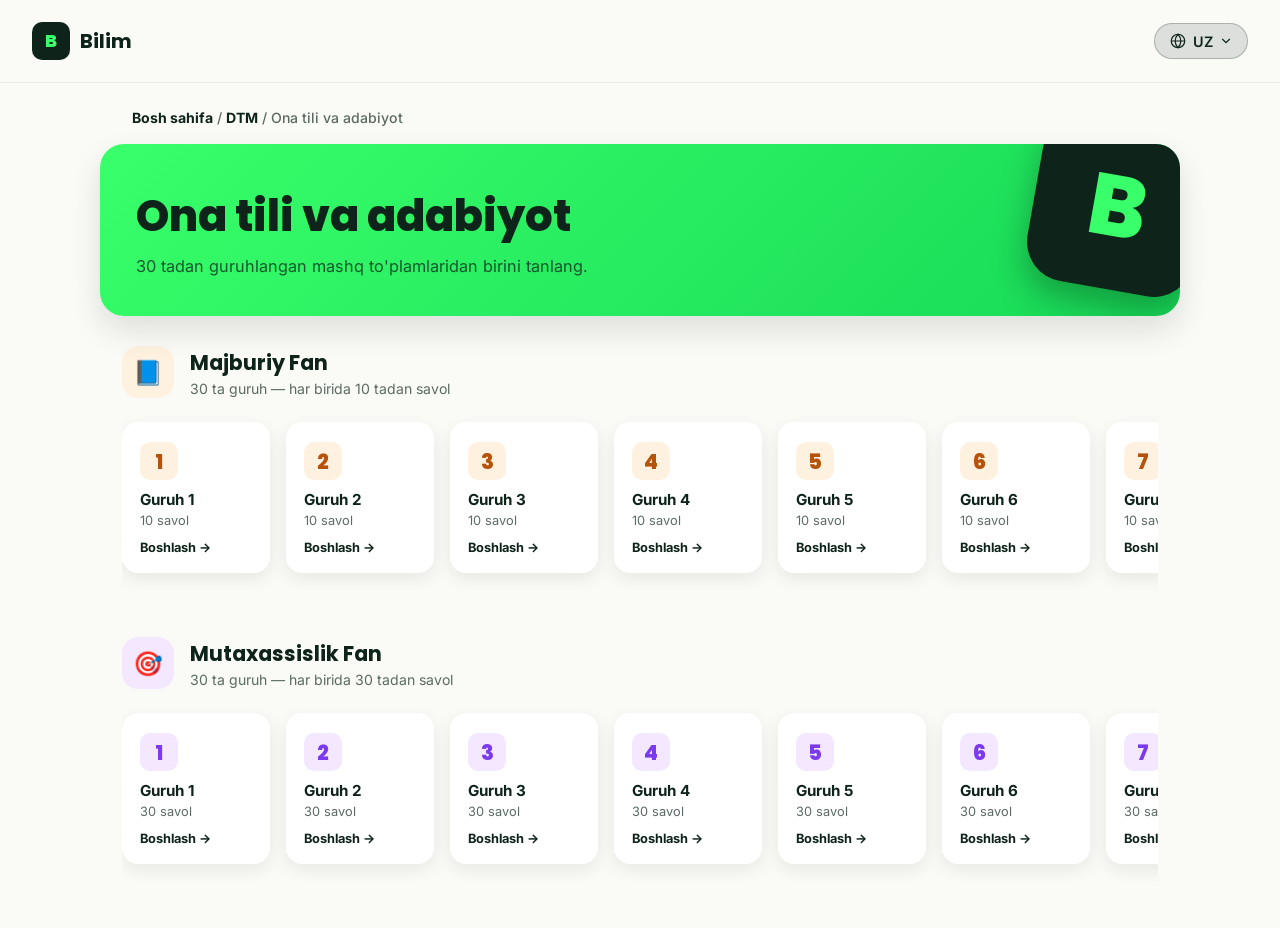
<file: onatili.html>
<!DOCTYPE html>
<html lang="uz">
<head>
<meta charset="UTF-8">
<meta name="viewport" content="width=device-width, initial-scale=1.0">
<title>Ona tili va adabiyot — Bilim</title>
<link rel="preconnect" href="https://fonts.googleapis.com">
<link href="https://fonts.googleapis.com/css2?family=Poppins:wght@600;700;800&family=Inter:wght@400;500;600;700&display=swap" rel="stylesheet">
<link rel="stylesheet" href="style.css">
</head>
<body class="page-dtm subject-onatili">

  <div class="page-topbar">
    <a href="index.html" class="logo">
      <span class="logo-mark">B</span>
      <span class="logo-text">Bilim</span>
    </a>
    <div class="lang-switcher" id="langSwitcher">
      <button class="lang-btn" id="langBtn" aria-haspopup="listbox" aria-expanded="false">
        <svg class="globe-icon" viewBox="0 0 24 24" fill="none" xmlns="http://www.w3.org/2000/svg"><circle cx="12" cy="12" r="9" stroke="currentColor" stroke-width="1.6"/><path d="M3 12h18M12 3c2.5 2.6 3.8 5.7 3.8 9s-1.3 6.4-3.8 9c-2.5-2.6-3.8-5.7-3.8-9s1.3-6.4 3.8-9z" stroke="currentColor" stroke-width="1.6"/></svg>
        <span id="langCurrent">UZ</span>
        <svg class="chev" viewBox="0 0 24 24" fill="none" xmlns="http://www.w3.org/2000/svg"><path d="M6 9l6 6 6-6" stroke="currentColor" stroke-width="2" stroke-linecap="round"/></svg>
      </button>
      <ul class="lang-menu" id="langMenu" role="listbox">
        <li role="option" data-lang="uz">O'zbekcha</li>
        <li role="option" data-lang="ru">Русский</li>
      </ul>
    </div>
  </div>

  <p class="breadcrumb">
    <a href="index.html" id="crumbHome">Bosh sahifa</a> /
    <a href="dtm.html" id="crumbDtm">DTM</a> /
    <span id="crumbSubject">Ona tili va adabiyot</span>
  </p>

  <div class="subject-hero">
    <span class="subject-emblem">B</span>
    <h1 id="pageTitle">Ona tili va adabiyot</h1>
    <p id="pageSubtitle">30 tadan guruhlangan mashq to'plamlaridan birini tanlang.</p>
  </div>

  <section class="group-section">
    <div class="group-heading">
      <div class="group-heading-icon group-icon-mandatory">📘</div>
      <div><h2 id="mandatoryHeading">Majburiy Fan</h2><p id="mandatorySub">30 ta guruh — har birida 10 tadan savol</p></div>
    </div>
    <div class="group-row" id="mandatoryRow"></div>
  </section>

  <section class="group-section">
    <div class="group-heading">
      <div class="group-heading-icon group-icon-specialist">🎯</div>
      <div><h2 id="specialistHeading">Mutaxassislik Fan</h2><p id="specialistSub">30 ta guruh — har birida 30 tadan savol</p></div>
    </div>
    <div class="group-row" id="specialistRow"></div>
  </section>

<script src="subject-hub.js" data-subject="onatili" data-title-uz="Ona tili va adabiyot" data-title-ru="Родной язык и литература" data-crumb-uz="Ona tili va adabiyot" data-crumb-ru="Родной язык и литература"></script>
</body>
</html>
</file>
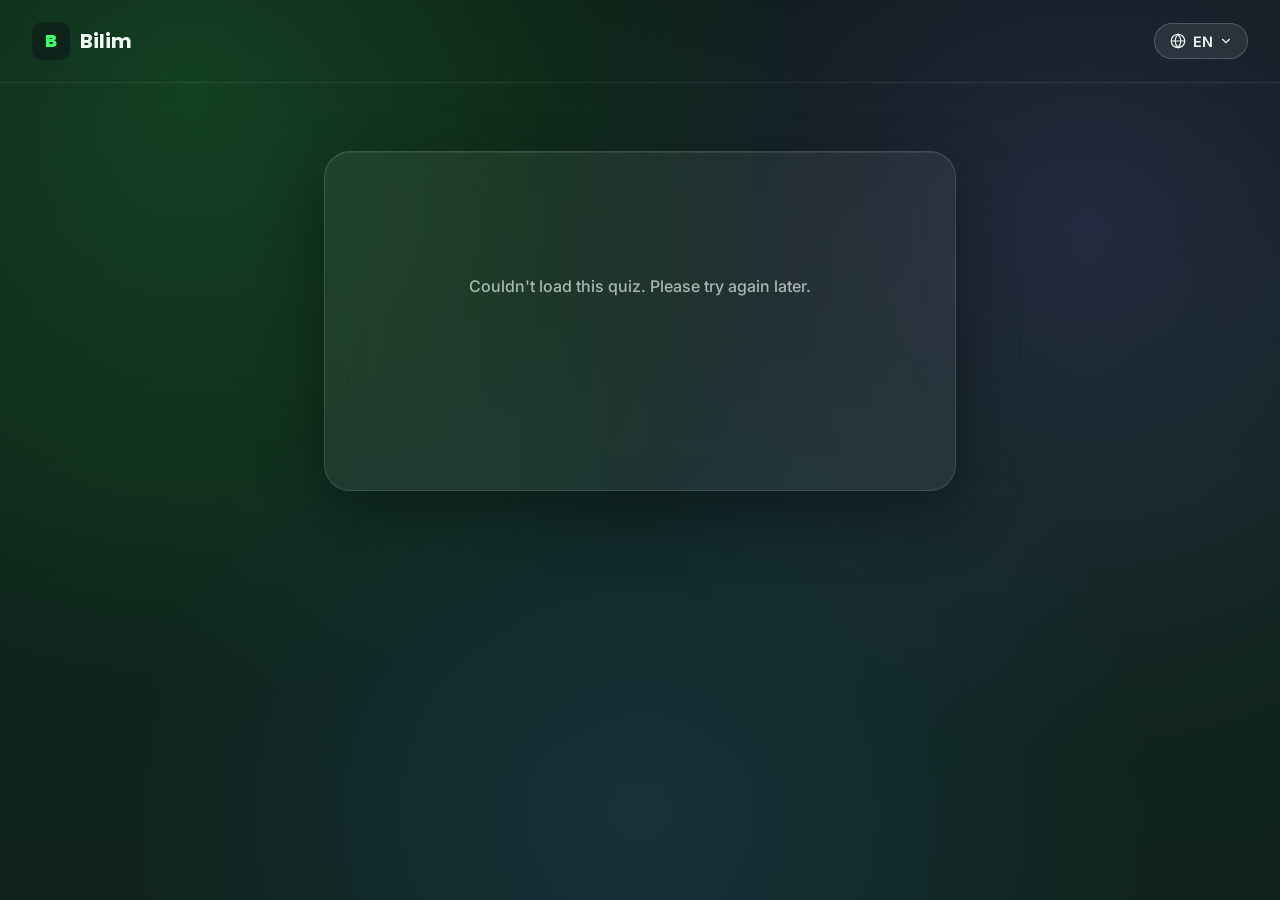
<file: quiz.html>
<!DOCTYPE html>
<html lang="en">
<head>
<meta charset="UTF-8">
<meta name="viewport" content="width=device-width, initial-scale=1.0">
<title>Quiz — Bilim</title>
<link rel="preconnect" href="https://fonts.googleapis.com">
<link href="https://fonts.googleapis.com/css2?family=Poppins:wght@600;700;800&family=Inter:wght@400;500;600;700&display=swap" rel="stylesheet">
<link rel="stylesheet" href="style.css">
</head>
<body class="page-quiz">

  <div class="page-topbar">
    <a href="index.html" class="logo">
      <span class="logo-mark">B</span>
      <span class="logo-text">Bilim</span>
    </a>

    <div class="lang-switcher" id="langSwitcher">
      <button class="lang-btn" id="langBtn" aria-haspopup="listbox" aria-expanded="false">
        <svg class="globe-icon" viewBox="0 0 24 24" fill="none" xmlns="http://www.w3.org/2000/svg">
          <circle cx="12" cy="12" r="9" stroke="currentColor" stroke-width="1.6"/>
          <path d="M3 12h18M12 3c2.5 2.6 3.8 5.7 3.8 9s-1.3 6.4-3.8 9c-2.5-2.6-3.8-5.7-3.8-9s1.3-6.4 3.8-9z" stroke="currentColor" stroke-width="1.6"/>
        </svg>
        <span id="langCurrent">EN</span>
        <svg class="chev" viewBox="0 0 24 24" fill="none" xmlns="http://www.w3.org/2000/svg">
          <path d="M6 9l6 6 6-6" stroke="currentColor" stroke-width="2" stroke-linecap="round"/>
        </svg>
      </button>
      <ul class="lang-menu" id="langMenu" role="listbox">
        <li role="option" data-lang="en">English</li>
        <li role="option" data-lang="uz">O'zbekcha</li>
      </ul>
    </div>
  </div>

  <div class="quiz-wrap">
    <p class="quiz-topic-title" id="quizTopicTitle"></p>
    <div id="quizRoot" class="quiz-card">
      <!-- quiz.js fills this in -->
    </div>
  </div>

<script src="quiz.js"></script>
</body>
</html>
</file>
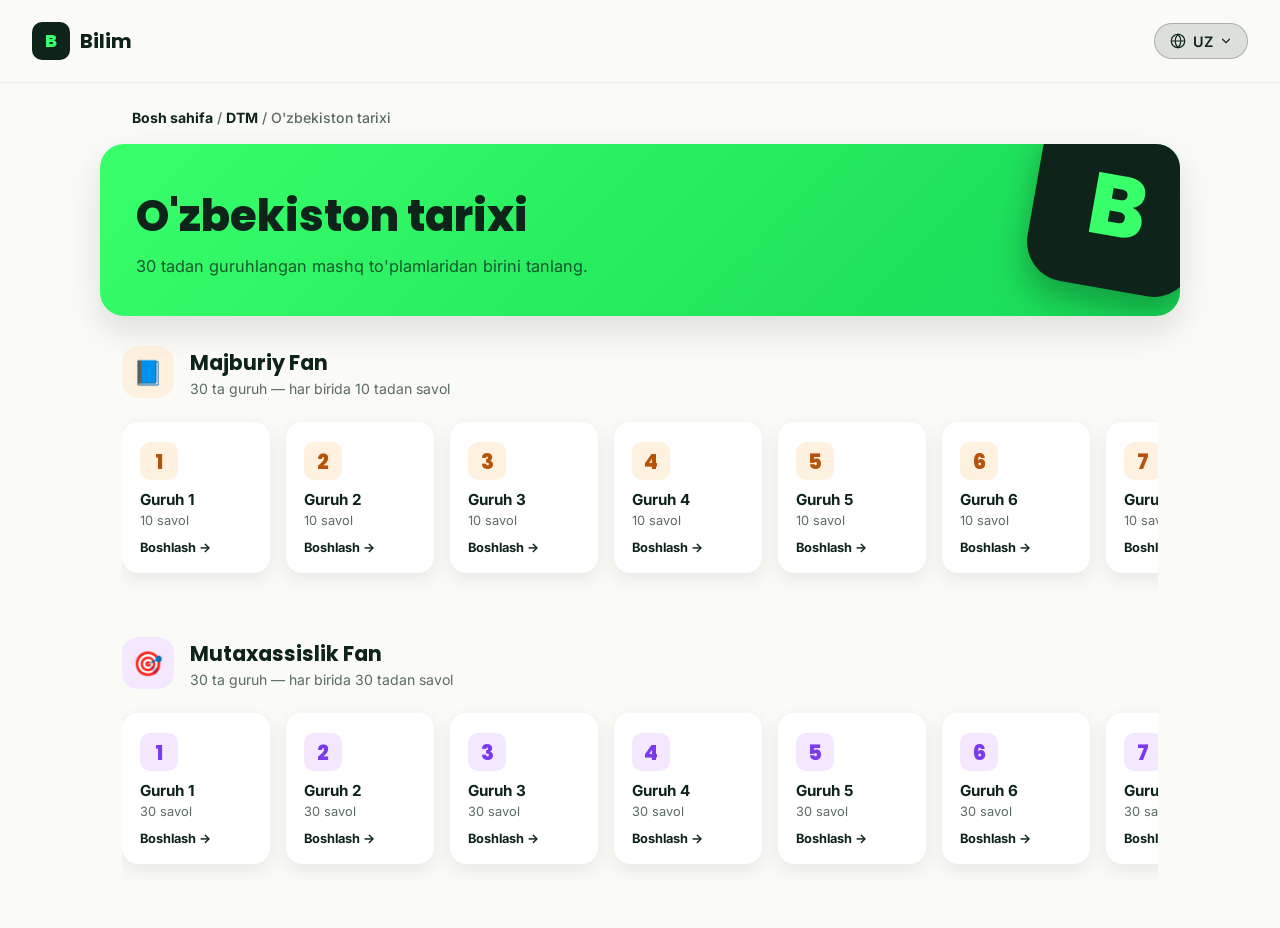
<file: tarix.html>
<!DOCTYPE html>
<html lang="uz">
<head>
<meta charset="UTF-8">
<meta name="viewport" content="width=device-width, initial-scale=1.0">
<title>O'zbekiston tarixi — Bilim</title>
<link rel="preconnect" href="https://fonts.googleapis.com">
<link href="https://fonts.googleapis.com/css2?family=Poppins:wght@600;700;800&family=Inter:wght@400;500;600;700&display=swap" rel="stylesheet">
<link rel="stylesheet" href="style.css">
</head>
<body class="page-dtm subject-tarix">

  <div class="page-topbar">
    <a href="index.html" class="logo">
      <span class="logo-mark">B</span>
      <span class="logo-text">Bilim</span>
    </a>
    <div class="lang-switcher" id="langSwitcher">
      <button class="lang-btn" id="langBtn" aria-haspopup="listbox" aria-expanded="false">
        <svg class="globe-icon" viewBox="0 0 24 24" fill="none" xmlns="http://www.w3.org/2000/svg"><circle cx="12" cy="12" r="9" stroke="currentColor" stroke-width="1.6"/><path d="M3 12h18M12 3c2.5 2.6 3.8 5.7 3.8 9s-1.3 6.4-3.8 9c-2.5-2.6-3.8-5.7-3.8-9s1.3-6.4 3.8-9z" stroke="currentColor" stroke-width="1.6"/></svg>
        <span id="langCurrent">UZ</span>
        <svg class="chev" viewBox="0 0 24 24" fill="none" xmlns="http://www.w3.org/2000/svg"><path d="M6 9l6 6 6-6" stroke="currentColor" stroke-width="2" stroke-linecap="round"/></svg>
      </button>
      <ul class="lang-menu" id="langMenu" role="listbox">
        <li role="option" data-lang="uz">O'zbekcha</li>
        <li role="option" data-lang="ru">Русский</li>
      </ul>
    </div>
  </div>

  <p class="breadcrumb">
    <a href="index.html" id="crumbHome">Bosh sahifa</a> /
    <a href="dtm.html" id="crumbDtm">DTM</a> /
    <span id="crumbSubject">O'zbekiston tarixi</span>
  </p>

  <div class="subject-hero">
    <span class="subject-emblem">B</span>
    <h1 id="pageTitle">O'zbekiston tarixi</h1>
    <p id="pageSubtitle">30 tadan guruhlangan mashq to'plamlaridan birini tanlang.</p>
  </div>

  <section class="group-section">
    <div class="group-heading">
      <div class="group-heading-icon group-icon-mandatory">📘</div>
      <div><h2 id="mandatoryHeading">Majburiy Fan</h2><p id="mandatorySub">30 ta guruh — har birida 10 tadan savol</p></div>
    </div>
    <div class="group-row" id="mandatoryRow"></div>
  </section>

  <section class="group-section">
    <div class="group-heading">
      <div class="group-heading-icon group-icon-specialist">🎯</div>
      <div><h2 id="specialistHeading">Mutaxassislik Fan</h2><p id="specialistSub">30 ta guruh — har birida 30 tadan savol</p></div>
    </div>
    <div class="group-row" id="specialistRow"></div>
  </section>

<script src="subject-hub.js" data-subject="tarix" data-title-uz="O'zbekiston tarixi" data-title-ru="История Узбекистана" data-crumb-uz="O'zbekiston tarixi" data-crumb-ru="История Узбекистана"></script>
</body>
</html>
</file>
<file: style.css>
/* ============ TOKENS ============ */
:root{
  --neon: #39FF6A;
  --neon-deep: #17D957;
  --ink: #0E241A;
  --paper: #FAFAF6;
  --card: #FFFFFF;
  --muted: #5B6B63;
  --ap-color: #3B82F6;
  --dtm-color: #F97316;
  --chem-color: #8B5CF6;
  --radius: 18px;
  --shadow: 0 10px 30px rgba(14,36,26,0.10);
  --display-font: 'Poppins', sans-serif;
  --body-font: 'Inter', sans-serif;
}

*{ box-sizing: border-box; }
html{ scroll-behavior: smooth; }
body{
  margin:0;
  font-family: var(--body-font);
  color: var(--ink);
  background: var(--paper);
}
a{ text-decoration:none; color:inherit; }
h1,h2,h3{ font-family: var(--display-font); margin:0; }

/* ============ HERO ============ */
.hero{
  position: relative;
  background: linear-gradient(160deg, var(--neon) 0%, var(--neon-deep) 100%);
  padding-bottom: 70px;
  overflow: hidden;
}

.hero-topbar{
  display:flex;
  align-items:center;
  justify-content:space-between;
  padding: 22px 32px 0;
}

.logo{
  display:flex;
  align-items:center;
  gap:10px;
}
.logo-mark{
  width:38px; height:38px;
  border-radius: 10px;
  background: var(--ink);
  color: var(--neon);
  display:flex; align-items:center; justify-content:center;
  font-family: var(--display-font);
  font-weight: 800;
  font-size: 1.1rem;
}
.logo-text{
  font-family: var(--display-font);
  font-weight: 700;
  font-size: 1.25rem;
  color: var(--ink);
}

/* language switcher */
.lang-switcher{ position:relative; }
.lang-btn{
  display:flex; align-items:center; gap:6px;
  background: rgba(14,36,26,0.12);
  border: 1.5px solid rgba(14,36,26,0.25);
  color: var(--ink);
  font-family: var(--body-font);
  font-weight: 600;
  font-size: 0.9rem;
  padding: 8px 14px;
  border-radius: 999px;
  cursor: pointer;
  transition: background 0.2s ease;
}
.lang-btn:hover{ background: rgba(14,36,26,0.2); }
.globe-icon{ width:18px; height:18px; }
.chev{ width:14px; height:14px; transition: transform 0.2s ease; }
.lang-switcher.open .chev{ transform: rotate(180deg); }

.lang-menu{
  list-style:none;
  margin:0; padding:6px;
  position:absolute;
  right:0; top: calc(100% + 8px);
  background: var(--card);
  border-radius: 12px;
  box-shadow: var(--shadow);
  min-width: 150px;
  display:none;
  z-index: 20;
}
.lang-switcher.open .lang-menu{ display:block; }
.lang-menu li{
  padding: 10px 12px;
  border-radius: 8px;
  font-weight: 500;
  font-size: 0.92rem;
  cursor:pointer;
  color: var(--ink);
}
.lang-menu li:hover{ background: #EFFFF3; }

/* hero center content */
.hero-center{
  text-align:center;
  padding: 60px 20px 40px;
}
.hero-center h1{
  font-size: clamp(2.6rem, 6vw, 4.2rem);
  font-weight: 800;
  color: var(--ink);
  letter-spacing: -0.02em;
}
.hero-center p{
  margin: 14px auto 0;
  max-width: 520px;
  font-size: 1.05rem;
  color: rgba(14,36,26,0.75);
  font-weight: 500;
}
.hero-cta{
  display:inline-block;
  margin-top: 26px;
  background: var(--ink);
  color: var(--neon);
  font-weight: 700;
  padding: 14px 30px;
  border-radius: 999px;
  font-size: 0.98rem;
  box-shadow: 0 8px 20px rgba(14,36,26,0.25);
  transition: transform 0.15s ease;
}
.hero-cta:hover{ transform: translateY(-2px); }

.hero-wave{
  position:absolute;
  bottom:0; left:0;
  width:100%;
  height: 60px;
  display:block;
}

/* ============ SUBJECT FOLDERS ============ */
.subjects{
  max-width: 1080px;
  margin: 0 auto;
  padding: 10px 32px 60px;
}
.section-title{
  text-align:center;
  font-size: 1.6rem;
  font-weight: 700;
  margin-bottom: 34px;
}
.section-title.small{ font-size: 1.15rem; margin-bottom: 22px; }

.folder-row{
  display:flex;
  gap: 28px;
  flex-wrap: wrap;
  justify-content:center;
}

.folder{
  position:relative;
  flex: 1 1 260px;
  max-width: 300px;
  margin-top: 22px;
}
.folder-tab{
  position:absolute;
  top: -22px; left: 22px;
  background: var(--card);
  padding: 8px 18px 14px;
  border-radius: 10px 10px 0 0;
  font-family: var(--display-font);
  font-weight: 700;
  font-size: 0.85rem;
  color: var(--ink);
  box-shadow: 0 -2px 0 rgba(0,0,0,0.02);
}
.folder-body{
  background: var(--card);
  border-radius: 4px var(--radius) var(--radius) var(--radius);
  padding: 30px 24px 26px;
  box-shadow: var(--shadow);
  transition: transform 0.18s ease, box-shadow 0.18s ease;
  border-top: 5px solid transparent;
  height:100%;
}
.folder:hover .folder-body{
  transform: translateY(-6px);
  box-shadow: 0 16px 34px rgba(14,36,26,0.16);
}
.folder-ap .folder-body{ border-top-color: var(--ap-color); }
.folder-dtm .folder-body{ border-top-color: var(--dtm-color); }
.folder-chem .folder-body{ border-top-color: var(--chem-color); }
.folder-ap .folder-tab{ color: var(--ap-color); }
.folder-dtm .folder-tab{ color: var(--dtm-color); }
.folder-chem .folder-tab{ color: var(--chem-color); }

.folder-icon{ font-size: 1.8rem; margin-bottom: 10px; }
.folder-body h3{ font-size: 1.25rem; margin-bottom: 6px; }
.folder-body p{
  color: var(--muted);
  font-size: 0.92rem;
  line-height: 1.4;
  margin: 0 0 16px;
}
.folder-link{
  font-weight: 700;
  font-size: 0.88rem;
  color: var(--ink);
}

/* ============ ADVERTISEMENT SECTION ============ */
.ads{
  background: #FFFFFF;
  padding: 50px 32px 70px;
  border-top: 1px solid #EDEDE8;
}
.ad-row{
  max-width: 1080px;
  margin: 0 auto;
  display:flex;
  gap: 24px;
  flex-wrap: wrap;
  justify-content:center;
}
.ad-box{
  flex: 1 1 300px;
  max-width: 340px;
  height: 180px;
  border-radius: 14px;
  border: 2px dashed #D8DED9;
  background: repeating-linear-gradient(135deg, #F5F7F4, #F5F7F4 10px, #EFF3EF 10px, #EFF3EF 20px);
  display:flex;
  align-items:center;
  justify-content:center;
}
.ad-label{
  color: #9AA69E;
  font-weight: 600;
  font-size: 0.9rem;
  letter-spacing: 0.03em;
  text-transform: uppercase;
}

/* ============ FOOTER ============ */
.site-footer{
  background: var(--ink);
  color: #C9D6CE;
  padding: 40px 32px;
}
.footer-inner{
  max-width: 1080px;
  margin: 0 auto;
  text-align:center;
}
.footer-logo{ justify-content:center; margin-bottom: 12px; }
.footer-logo .logo-mark{ background: var(--neon); color: var(--ink); }
.footer-logo .logo-text{ color: #fff; }
.site-footer p{ margin: 4px 0; font-size: 0.9rem; }
.footer-copy{ color: #7C897F; font-size: 0.8rem; margin-top: 14px; }

/* ============ SUBJECT PAGES ============ */
.page-topbar{
  display:flex;
  align-items:center;
  justify-content:space-between;
  padding: 22px 32px;
  background: var(--paper);
  border-bottom: 1px solid #EDEDE8;
}
.page-topbar .logo{ cursor:pointer; }

.breadcrumb{
  max-width: 1080px;
  margin: 26px auto 0;
  padding: 0 32px;
  font-size: 0.88rem;
  color: var(--muted);
  font-weight: 500;
}
.breadcrumb a{ color: var(--ink); font-weight: 700; }
.breadcrumb a:hover{ text-decoration: underline; }

.subject-banner{
  max-width: 1080px;
  margin: 18px auto 0;
  padding: 34px 32px;
}
.subject-banner h1{
  font-size: clamp(2rem, 4.5vw, 2.8rem);
  font-weight: 800;
  margin-bottom: 8px;
}
.subject-banner p{
  color: var(--muted);
  font-size: 1.02rem;
  max-width: 560px;
  margin:0;
}

/* ============ SUBJECT HERO — vibrant band + B emblem ============ */
.subject-hero{
  max-width: 1080px;
  margin: 18px auto 30px;
  padding: 40px 36px;
  border-radius: 24px;
  position: relative;
  overflow: hidden;
  box-shadow: 0 14px 32px rgba(14,36,26,0.12);
  isolation: isolate;
  background: linear-gradient(135deg, var(--neon) 0%, var(--neon-deep) 100%);
  color: var(--ink);
}
.subject-hero h1{
  font-size: clamp(2rem, 4.5vw, 2.7rem);
  font-weight: 800;
  margin-bottom: 8px;
  position: relative;
  z-index: 1;
}
.subject-hero p{
  font-size: 1.02rem;
  max-width: 560px;
  margin: 0;
  position: relative;
  z-index: 1;
  color: rgba(14,36,26,0.75);
}

.subject-emblem{
  position: absolute;
  top: -22px;
  right: -22px;
  width: 168px;
  height: 168px;
  border-radius: 40px;
  background: var(--ink);
  color: var(--neon);
  display: flex;
  align-items: center;
  justify-content: center;
  font-family: var(--display-font);
  font-weight: 800;
  font-size: 5.4rem;
  line-height: 1;
  transform: rotate(10deg);
  box-shadow: 0 16px 34px rgba(0,0,0,0.28);
  z-index: 0;
  pointer-events: none;
  user-select: none;
}

@media (max-width: 640px){
  .subject-emblem{
    width: 92px; height: 92px;
    font-size: 2.9rem;
    border-radius: 24px;
    top: -14px; right: -14px;
  }
  .subject-hero{ padding: 32px 24px; }
}

.lesson-grid{
  max-width: 1080px;
  margin: 10px auto 70px;
  padding: 0 32px;
  display:grid;
  grid-template-columns: repeat(auto-fill, minmax(230px, 1fr));
  gap: 22px;
}
.lesson-card{
  background: var(--card);
  border-radius: var(--radius);
  padding: 24px 22px;
  box-shadow: var(--shadow);
  border-left: 5px solid transparent;
  transition: transform 0.16s ease, box-shadow 0.16s ease;
}
.lesson-card:hover{
  transform: translateY(-4px);
  box-shadow: 0 16px 34px rgba(14,36,26,0.14);
}
.lesson-num{
  font-family: var(--display-font);
  font-weight: 700;
  font-size: 0.78rem;
  color: var(--muted);
  letter-spacing: 0.04em;
}
.lesson-card h3{
  font-size: 1.08rem;
  margin: 6px 0 8px;
}
.lesson-card p{
  color: var(--muted);
  font-size: 0.9rem;
  line-height: 1.45;
  margin: 0 0 14px;
}
.lesson-status{
  display:inline-block;
  font-size: 0.78rem;
  font-weight: 700;
  padding: 5px 12px;
  border-radius: 999px;
  background: #EFF3EF;
  color: var(--muted);
}
.lesson-status-ready{
  background: var(--neon);
  color: var(--ink);
}
.lesson-card{ display:block; }

.page-ap .lesson-card{ border-left-color: var(--ap-color); }
.page-dtm .lesson-card{ border-left-color: var(--dtm-color); }
.page-chem .lesson-card{ border-left-color: var(--chem-color); }
.page-ap .subject-banner{ background: linear-gradient(180deg, #EAF1FF, transparent); border-radius: var(--radius); }
.page-dtm .subject-banner{ background: linear-gradient(180deg, #FFF1E6, transparent); border-radius: var(--radius); }
.page-chem .subject-banner{ background: linear-gradient(180deg, #F2EBFF, transparent); border-radius: var(--radius); }

/* ============ MATH HUB — 60 GROUP FOLDERS ============ */
.group-section{
  max-width: 1100px;
  margin: 0 auto 46px;
  padding: 0 32px;
}
.group-heading{
  display:flex;
  align-items:center;
  gap: 16px;
  margin-bottom: 18px;
}
.group-heading-icon{
  width: 52px; height: 52px;
  border-radius: 16px;
  display:flex; align-items:center; justify-content:center;
  font-size: 1.5rem;
  flex-shrink:0;
}
.group-icon-mandatory{ background: #FFF1E0; }
.group-icon-specialist{ background: #F3E8FF; }
.group-icon-single{ background: #E0F2FE; }
.group-heading h2{ font-size: 1.3rem; margin-bottom: 2px; }
.group-heading p{ color: var(--muted); font-size: 0.88rem; margin:0; }

.group-row{
  display:flex;
  gap: 16px;
  overflow-x: auto;
  padding: 6px 6px 18px 6px;
  scroll-snap-type: x proximity;
  scrollbar-width: thin;
  scrollbar-color: #D8DED9 transparent;
}
.group-row::-webkit-scrollbar{ height: 8px; }
.group-row::-webkit-scrollbar-thumb{ background: #D8DED9; border-radius: 999px; }
.group-row::-webkit-scrollbar-track{ background: transparent; }

.group-card{
  flex: 0 0 auto;
  scroll-snap-align: start;
  width: 148px;
  background: var(--card);
  border-radius: 16px;
  padding: 18px 16px 16px;
  box-shadow: 0 6px 18px rgba(14,36,26,0.08);
  border: 2px solid transparent;
  display:flex;
  flex-direction: column;
  gap: 4px;
  transition: transform 0.15s ease, box-shadow 0.15s ease, border-color 0.15s ease;
  position: relative;
}
.group-card:hover{
  transform: translateY(-5px);
  box-shadow: 0 14px 28px rgba(14,36,26,0.14);
}
.group-card-mandatory:hover{ border-color: var(--dtm-color); }
.group-card-specialist:hover{ border-color: var(--chem-color); }
.group-card-single:hover{ border-color: #0EA5E9; }

.group-card-single .group-card-tab{ background: #E0F2FE; color: #0369A1; }

.group-card-tab{
  align-self:flex-start;
  font-family: var(--display-font);
  font-weight: 800;
  font-size: 1.3rem;
  width: 38px; height: 38px;
  border-radius: 10px;
  display:flex; align-items:center; justify-content:center;
  margin-bottom: 6px;
}
.group-card-mandatory .group-card-tab{ background: #FFF1E0; color: #B45309; }
.group-card-specialist .group-card-tab{ background: #F3E8FF; color: #7C3AED; }

.group-card-num{ font-weight: 700; font-size: 0.95rem; color: var(--ink); text-transform: capitalize; }
.group-card-count{ font-size: 0.8rem; color: var(--muted); margin-bottom: 8px; }
.group-card-cta{
  font-size: 0.8rem;
  font-weight: 700;
  color: var(--ink);
  margin-top: auto;
}

/* ============ MATH HUB — TRACK CARDS (legacy, kept for compatibility) ============ */
.track-grid{
  max-width: 900px;
  margin: 10px auto 80px;
  padding: 0 32px;
  display:grid;
  grid-template-columns: repeat(auto-fit, minmax(300px, 1fr));
  gap: 26px;
}
.track-card{
  display:block;
  background: var(--card);
  border-radius: 22px;
  padding: 32px 28px;
  box-shadow: var(--shadow);
  border: 2px solid transparent;
  transition: transform 0.18s ease, box-shadow 0.18s ease, border-color 0.18s ease;
  position: relative;
  overflow: hidden;
}
.track-card::before{
  content:"";
  position:absolute;
  top:0; left:0; right:0;
  height: 6px;
}
.track-mandatory::before{ background: linear-gradient(90deg, var(--dtm-color), #FBBF24); }
.track-specialist::before{ background: linear-gradient(90deg, var(--chem-color), #C084FC); }

.track-card:hover{
  transform: translateY(-6px);
  box-shadow: 0 20px 40px rgba(14,36,26,0.16);
}
.track-mandatory:hover{ border-color: var(--dtm-color); }
.track-specialist:hover{ border-color: var(--chem-color); }

.track-icon{ font-size: 2.2rem; margin-bottom: 12px; }
.track-badge{
  display:inline-block;
  font-size: 0.72rem;
  font-weight: 800;
  letter-spacing: 0.06em;
  padding: 4px 12px;
  border-radius: 999px;
  margin-bottom: 12px;
}
.track-mandatory .track-badge{ background: #FFF1E0; color: #B45309; }
.track-specialist .track-badge{ background: #F3E8FF; color: #7C3AED; }

.track-card h3{ font-size: 1.4rem; margin-bottom: 8px; }
.track-card p{
  color: var(--muted);
  font-size: 0.95rem;
  line-height: 1.5;
  margin: 0 0 18px;
}

.track-meta{
  display:flex;
  align-items:center;
  gap: 8px;
  font-size: 0.85rem;
  font-weight: 600;
  color: var(--muted);
  margin-bottom: 22px;
}
.track-meta-dot{ opacity: 0.5; }

.track-cta{
  display:inline-block;
  font-family: var(--display-font);
  font-weight: 700;
  font-size: 0.92rem;
  padding: 12px 22px;
  border-radius: 999px;
  color: var(--ink);
}
.track-mandatory .track-cta{ background: #FFF1E0; }
.track-specialist .track-cta{ background: #F3E8FF; }
.track-card:hover .track-cta{ background: var(--ink); color: #fff; }

/* ============ QUIZ ENGINE ============ */
body.page-quiz{
  min-height: 100vh;
  background:
    radial-gradient(circle at 15% 10%, rgba(57,255,106,0.16), transparent 45%),
    radial-gradient(circle at 85% 25%, rgba(139,92,246,0.18), transparent 42%),
    radial-gradient(circle at 50% 90%, rgba(59,130,246,0.14), transparent 50%),
    linear-gradient(180deg, #0B1A14 0%, #0E241A 55%, #10241C 100%);
  background-attachment: fixed;
}
body.page-quiz .page-topbar{
  background: transparent;
  border-bottom: 1px solid rgba(255,255,255,0.08);
}
body.page-quiz .logo-text{ color: #F3F7F4; }
body.page-quiz .lang-btn{
  background: rgba(255,255,255,0.08);
  border-color: rgba(255,255,255,0.18);
  color: #F3F7F4;
}
body.page-quiz .lang-btn:hover{ background: rgba(255,255,255,0.16); }

.quiz-wrap{
  max-width: 680px;
  margin: 0 auto;
  padding: 48px 24px 90px;
}
.quiz-topic-title{
  text-align:center;
  color: rgba(230,240,234,0.65);
  font-weight: 600;
  font-size: 0.95rem;
  letter-spacing: 0.03em;
  text-transform: uppercase;
  margin-bottom: 20px;
}
.quiz-card{
  background: rgba(255,255,255,0.06);
  border: 1px solid rgba(255,255,255,0.12);
  backdrop-filter: blur(18px);
  -webkit-backdrop-filter: blur(18px);
  border-radius: 26px;
  box-shadow: 0 24px 60px rgba(0,0,0,0.35), inset 0 1px 0 rgba(255,255,255,0.08);
  padding: 38px 34px;
  min-height: 340px;
}
.quiz-loading, .quiz-error{
  text-align:center;
  color: rgba(230,240,234,0.7);
  font-weight: 500;
  padding: 70px 10px;
}

.quiz-progress-bar{
  height: 10px;
  background: rgba(255,255,255,0.1);
  border-radius: 999px;
  overflow: hidden;
  margin-bottom: 22px;
}
.quiz-progress-fill{
  height:100%;
  background: linear-gradient(90deg, var(--neon-deep), var(--neon));
  box-shadow: 0 0 14px rgba(57,255,106,0.6);
  transition: width 0.35s ease;
}
.quiz-counter{
  font-size: 0.8rem;
  font-weight: 700;
  color: var(--neon);
  letter-spacing: 0.06em;
  text-transform: uppercase;
  margin: 0 0 10px;
}
.quiz-prompt{
  font-size: 1.5rem;
  font-weight: 700;
  color: #F5FAF6;
  margin-bottom: 26px;
  line-height: 1.4;
}

.quiz-options{
  display:flex;
  flex-direction: column;
  gap: 14px;
  margin-bottom: 22px;
}
.quiz-option{
  display:flex;
  align-items:center;
  gap: 14px;
  text-align:left;
  padding: 8px;
  border-radius: 16px;
  border: none;
  background: transparent;
  cursor:pointer;
  font-family: var(--body-font);
}
.quiz-option-letter{
  flex: 0 0 44px;
  width: 44px; height: 44px;
  border-radius: 50%;
  display:flex; align-items:center; justify-content:center;
  background: rgba(255,255,255,0.08);
  border: 2px solid rgba(255,255,255,0.22);
  color: #F5FAF6;
  font-family: var(--display-font);
  font-weight: 700;
  font-size: 1rem;
  transition: all 0.15s ease;
}
.quiz-option-text{
  flex: 1;
  padding: 14px 18px;
  border-radius: 12px;
  border: 2px solid rgba(255,255,255,0.14);
  background: rgba(255,255,255,0.05);
  color: #F5FAF6;
  font-size: 1rem;
  font-weight: 500;
  transition: all 0.15s ease;
}
.quiz-option:hover:not(.disabled) .quiz-option-text{
  border-color: var(--neon);
  background: rgba(57,255,106,0.08);
}
.quiz-option:hover:not(.disabled) .quiz-option-letter{ border-color: var(--neon); }

.quiz-option.selected .quiz-option-letter{
  background: var(--neon); border-color: var(--neon); color: var(--ink);
}
.quiz-option.selected .quiz-option-text{
  border-color: var(--neon); background: rgba(57,255,106,0.12);
}

.quiz-option.disabled{ cursor:default; }
.quiz-option.correct .quiz-option-letter{ background:#22C55E; border-color:#22C55E; color:#06210F; }
.quiz-option.correct .quiz-option-text{ border-color:#22C55E; background: rgba(34,197,94,0.14); color:#B6F5C9; }
.quiz-option.incorrect .quiz-option-letter{ background:#EF4444; border-color:#EF4444; color:#2B0707; }
.quiz-option.incorrect .quiz-option-text{ border-color:#EF4444; background: rgba(239,68,68,0.14); color:#FFC9C9; }

.quiz-feedback{
  display:none;
  padding: 16px 18px;
  border-radius: 14px;
  margin-bottom: 20px;
  font-size: 0.94rem;
}
.quiz-feedback.show{ display:block; }
.quiz-feedback strong{ font-family: var(--display-font); font-size: 1.02rem; }
.quiz-feedback p{ margin: 6px 0 0; color: inherit; opacity: 0.85; line-height: 1.5; }
.quiz-feedback.is-correct{ background: rgba(34,197,94,0.14); color:#B6F5C9; border: 1px solid rgba(34,197,94,0.3); }
.quiz-feedback.is-incorrect{ background: rgba(239,68,68,0.14); color:#FFC9C9; border: 1px solid rgba(239,68,68,0.3); }

.quiz-action-btn{
  width:100%;
  padding: 16px;
  border:none;
  border-radius: 14px;
  background: linear-gradient(135deg, var(--neon), var(--neon-deep));
  color: #062814;
  font-family: var(--display-font);
  font-weight: 800;
  font-size: 1rem;
  letter-spacing: 0.01em;
  cursor:pointer;
  box-shadow: 0 10px 24px rgba(57,255,106,0.25);
  transition: transform 0.15s ease, opacity 0.15s ease;
}
.quiz-action-btn:hover:not(:disabled){ transform: translateY(-2px); }
.quiz-action-btn:disabled{ opacity: 0.35; cursor: not-allowed; box-shadow:none; }

.quiz-results{ text-align:center; padding: 24px 10px; }
.quiz-results-score{
  font-family: var(--display-font);
  font-size: 3.4rem;
  font-weight: 800;
  background: linear-gradient(135deg, var(--neon), #7CF7A0);
  -webkit-background-clip: text;
  background-clip: text;
  color: transparent;
}
.quiz-results h2{ margin: 8px 0 4px; color:#F5FAF6; }
.quiz-results p{ color: rgba(230,240,234,0.7); margin: 0 0 28px; }
.quiz-results-actions{ display:flex; flex-direction:column; gap: 14px; align-items:center; }
.quiz-back-link{ font-weight: 700; font-size: 0.9rem; color: rgba(230,240,234,0.6); }
.quiz-back-link:hover{ color: #F5FAF6; }

/* ============ RESPONSIVE ============ */
@media (max-width: 560px){
  .hero-topbar{ padding: 18px 18px 0; }
  .hero-center{ padding: 44px 16px 34px; }
  .folder-row{ gap: 34px; }
}
</file>
